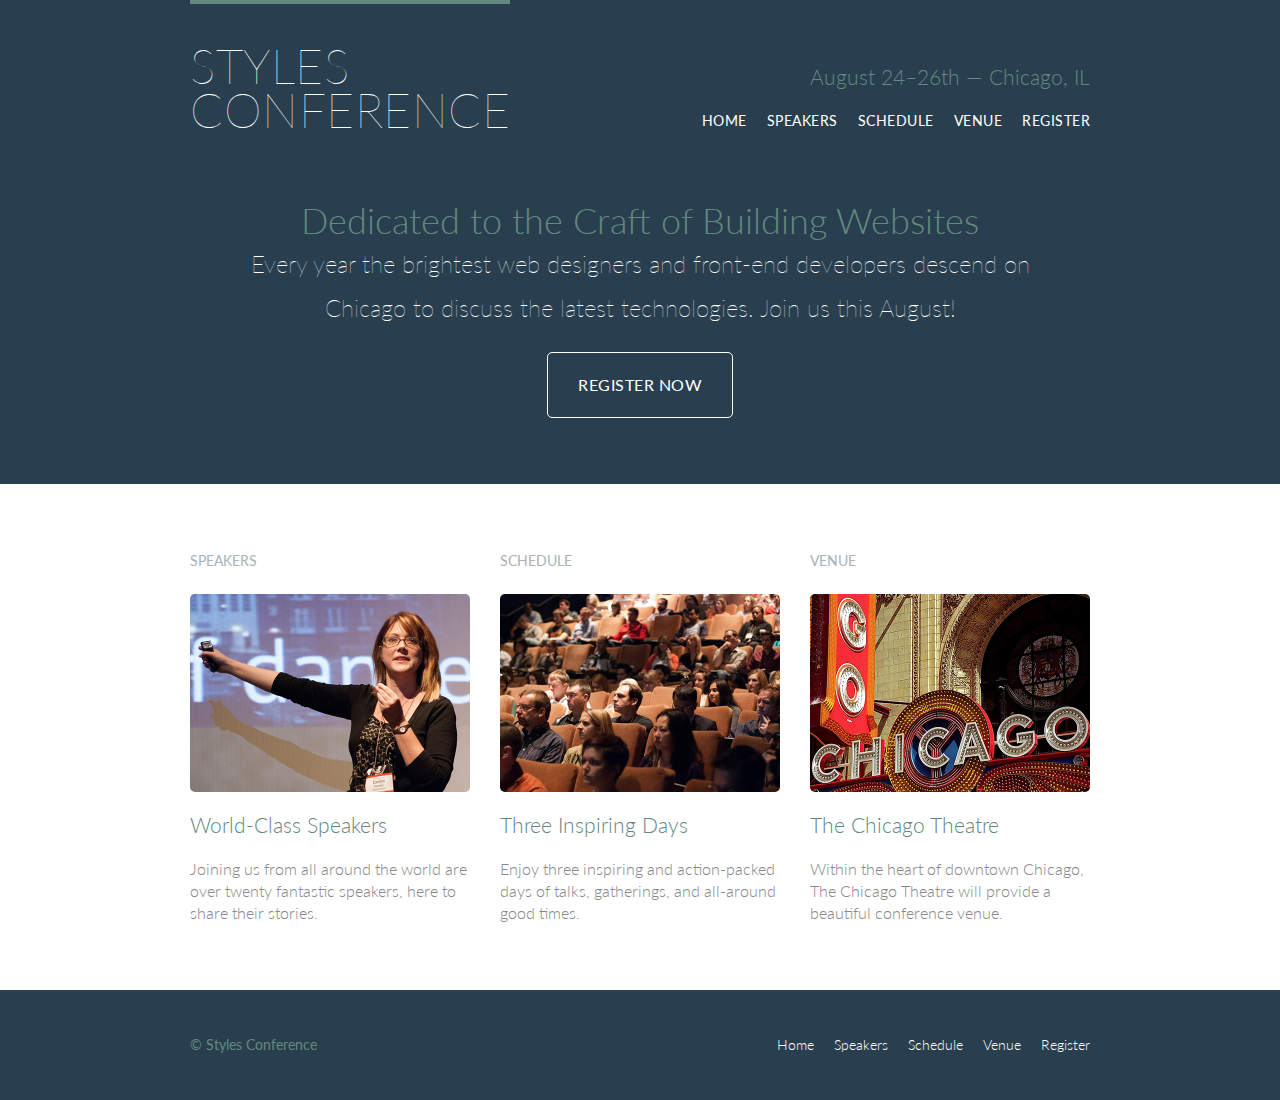
<file: index.html>
<!DOCTYPE html>
<html lang="en">

  <head>
    <meta charset="utf-8">
          <meta name="viewport" content="width-device-width" initial-scale="1.0">
          <title>Style Conference</title>
          <link rel="stylesheet" href="style.css" type="text/css" />  
          <link rel="preconnect" href="https://fonts.googleapis.com">
    <link rel="preconnect" href="https://fonts.gstatic.com" crossorigin>
    <link href="https://fonts.googleapis.com/css2?family=Lato:ital,wght@0,100;0,300;0,400;0,700;0,900;1,100;1,300;1,400;1,700;1,900&display=swap" rel="stylesheet">
  </head>
 <body>
    <!-- Header -->

    <header class="primary-header container group">

      <h1 class="logo">
        <a href="index.html">Styles <br> Conference</a>
      </h1>

      <h3 class="tagline">August 24&ndash;26th &mdash; Chicago, IL</h3>

      <nav class="nav primary-nav">
        <ul>
          <li><a href="index.html">Home</a></li><!--
          --><li><a href="speakers.html">Speakers</a></li><!--
          --><li><a href="schedule.html">Schedule</a></li><!--
          --><li><a href="venue.html">Venue</a></li><!--
          --><li><a href="register.html">Register</a></li>
        </ul>
      </nav>

    </header>

    <!-- Hero -->

    <section class="hero container">

      <h2>Dedicated to the Craft of Building Websites</h2>

      <p>Every year the brightest web designers and front-end developers descend on Chicago to discuss the latest technologies. Join us this August!</p>

      <a class="btn btn-alt" href="register.html">Register Now</a>

    </section>

    <!-- Teasers -->

    <section class="row">
      <div class="grid">

        <!-- Speakers -->

        <section class="teaser col-1-3">
          <a href="speakers.html">
            <h5>Speakers</h5>
            <img src="speakers.jpg" alt="professional Speaker" />
            <h3>World-Class Speakers</h3>
          </a>
          <p>Joining us from all around the world are over twenty fantastic speakers, here to share their stories.</p>
        </section><!--

        Schedule

        --><section class="teaser col-1-3">
          <a href="schedule.html">
            <h5>Schedule</h5>
            <img src="schedule.jpg" alt="schedule" />
            <h3>Three Inspiring Days</h3>
          </a>
          <p>Enjoy three inspiring and action-packed days of talks, gatherings, and all-around good times.</p>
        </section><!--

        Venue

        --><section class="teaser col-1-3">
          <a href="venue.html">
            <h5>Venue</h5>
            <img src="venue.jpg" alt="venue" />
            <h3>The Chicago Theatre</h3>
          </a>
          <p>Within the heart of downtown Chicago, The Chicago Theatre will provide a beautiful conference venue.</p>
        </section>

      </div>
    </section>

    <!-- Footer -->

    <footer class="primary-footer container group">

      <small>&copy; Styles Conference</small>

      <nav class="nav">
        <ul>
          <li><a href="index.html">Home</a></li><!--
          --><li><a href="speakers.html">Speakers</a></li><!--
          --><li><a href="schedule.html">Schedule</a></li><!--
          --><li><a href="venue.html">Venue</a></li><!--
          --><li><a href="register.html">Register</a></li>
        </ul>
      </nav>

    </footer>

  </body>
</html>
</file>
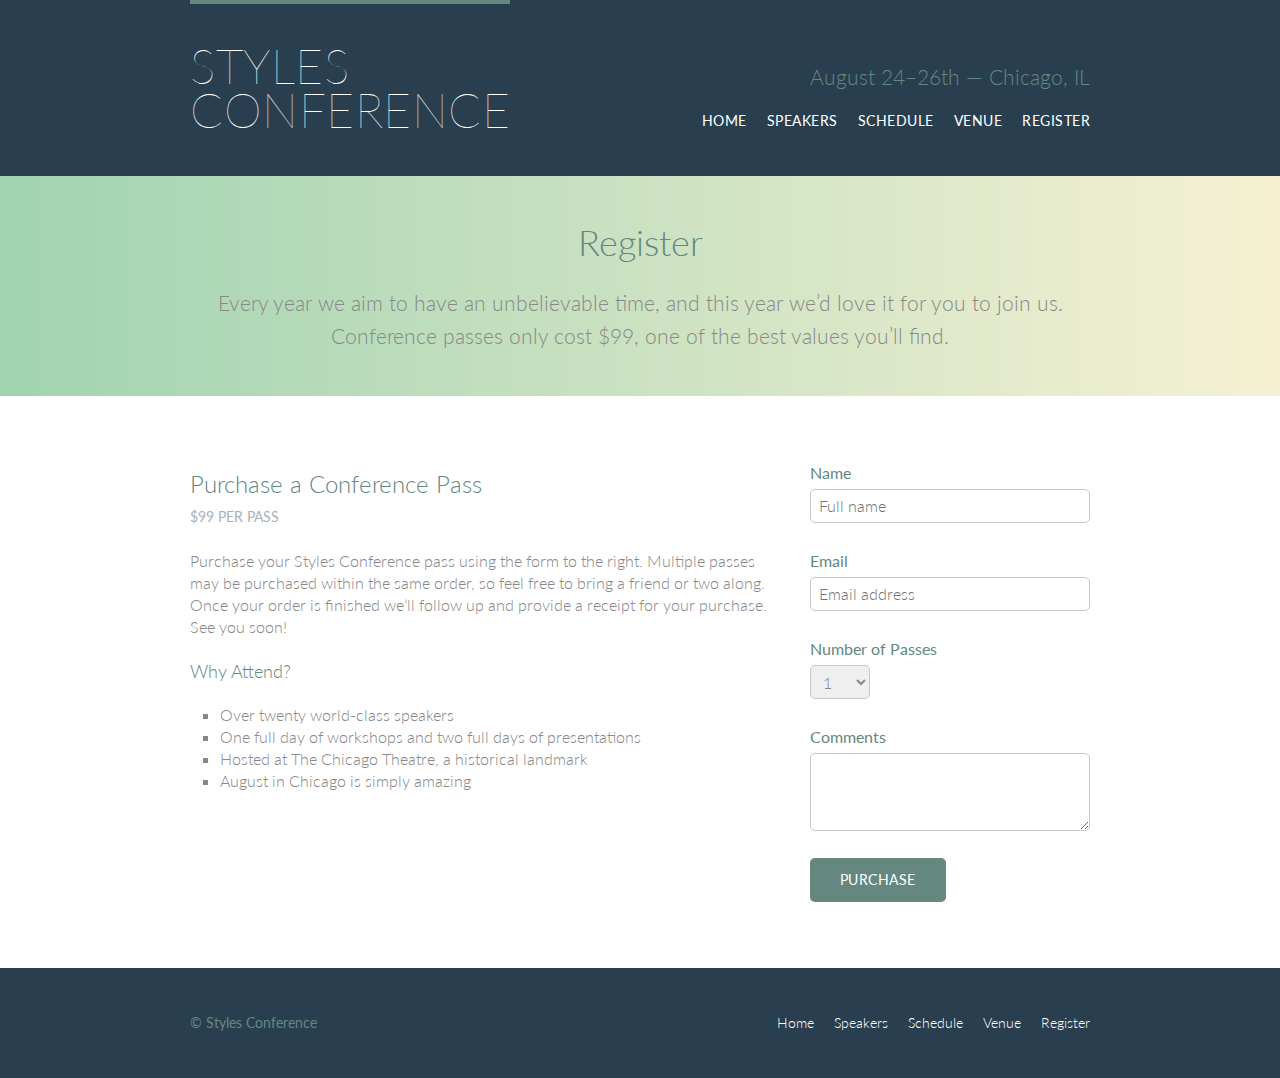
<file: register.html>
<!DOCTYPE html>
<html lang="en">

  <head>
    <meta charset="utf-8">
          <meta name="viewport" content="width-device-width" initial-scale="1.0">
          <title>Style Conference</title>
          <link rel="stylesheet" href="style.css" type="text/css" />  
          <link rel="preconnect" href="https://fonts.googleapis.com">
    <link rel="preconnect" href="https://fonts.gstatic.com" crossorigin>
    <link href="https://fonts.googleapis.com/css2?family=Lato:ital,wght@0,100;0,300;0,400;0,700;0,900;1,100;1,300;1,400;1,700;1,900&display=swap" rel="stylesheet">
  </head>

<body>

    <!-- Header -->

    <header class="primary-header container group">

      <h1 class="logo">
        <a href="index.html">Styles <br> Conference</a>
      </h1>

      <h3 class="tagline">August 24&ndash;26th &mdash; Chicago, IL</h3>

      <nav class="nav primary-nav">
        <ul>
          <li><a href="index.html">Home</a></li><!--
          --><li><a href="speakers.html">Speakers</a></li><!--
          --><li><a href="schedule.html">Schedule</a></li><!--
          --><li><a href="venue.html">Venue</a></li><!--
          --><li><a href="register.html">Register</a></li>
        </ul>
      </nav>

    </header>

    <!-- Lead -->

    <section class="row-alt">
      <div class="lead container">

        <h1>Register</h1>

        <p>Every year we aim to have an unbelievable time, and this year we&#8217;d love it for you to join us. Conference passes only cost $99, one of the best values you&#8217;ll find.</p>

      </div>
    </section>
  <section class="row">
     <div class="grid">
        <section class="col-2-3">
          <h2>Purchase a Conference Pass</h2>
          <h5>$99 per Pass</h5>

          <p>Purchase your Styles Conference pass using the form to the right. Multiple passes may be purchased within the same order, so feel free to bring a friend or two along. Once your order is finished we&#8217;ll follow up and provide a receipt for your purchase. See you soon!</p>

          <h4>Why Attend?</h4>

          <ul class="why-attend">
          <li>Over twenty world-class speakers</li>
            <li>One full day of workshops and two full days of presentations</li>
            <li>Hosted at The Chicago Theatre, a historical landmark</li>
            <li>August in Chicago is simply amazing</li>
          </ul>
        
        </section><!--
        --><form class="col-1-3" action="#" method="post">

             <fieldset class="register-group">

              <label>
                Name
                <input type="text" name="name" 
                placeholder="Full name" required>
              </label>

              <label>
                Email
                <input type="email"  name="email"                         placeholder="Email address" required>
              </label>

              <label>
                Number of Passes
                <select name="quantity" required>
                  <option value="1" selected>1</option>
                  <option value="2">2</option>
                  <option value="3">3</option>
                  <option value="4">4</option>
                  <option value="5">5</option>
                </select>
              </label>

              <label>
                Comments
                <textarea name="comments"></textarea>
              </label>

             </fieldset>

              <input class="btn btn-default"                            type="submit" name="submit"                               value="Purchase">

            </form>
     </div>
  </section>    
  
    <!-- Footer -->

    <footer class="primary-footer container group">

      <small>&copy; Styles Conference</small>

      <nav class="nav">
        <ul>
          <li><a href="index.html">Home</a></li><!--
          --><li><a href="speakers.html">Speakers</a></li><!--
          --><li><a href="schedule.html">Schedule</a></li><!--
          --><li><a href="venue.html">Venue</a></li><!--
          --><li><a href="register.html">Register</a></li>
        </ul>
      </nav>

    </footer>

  </body>
</html>
</file>
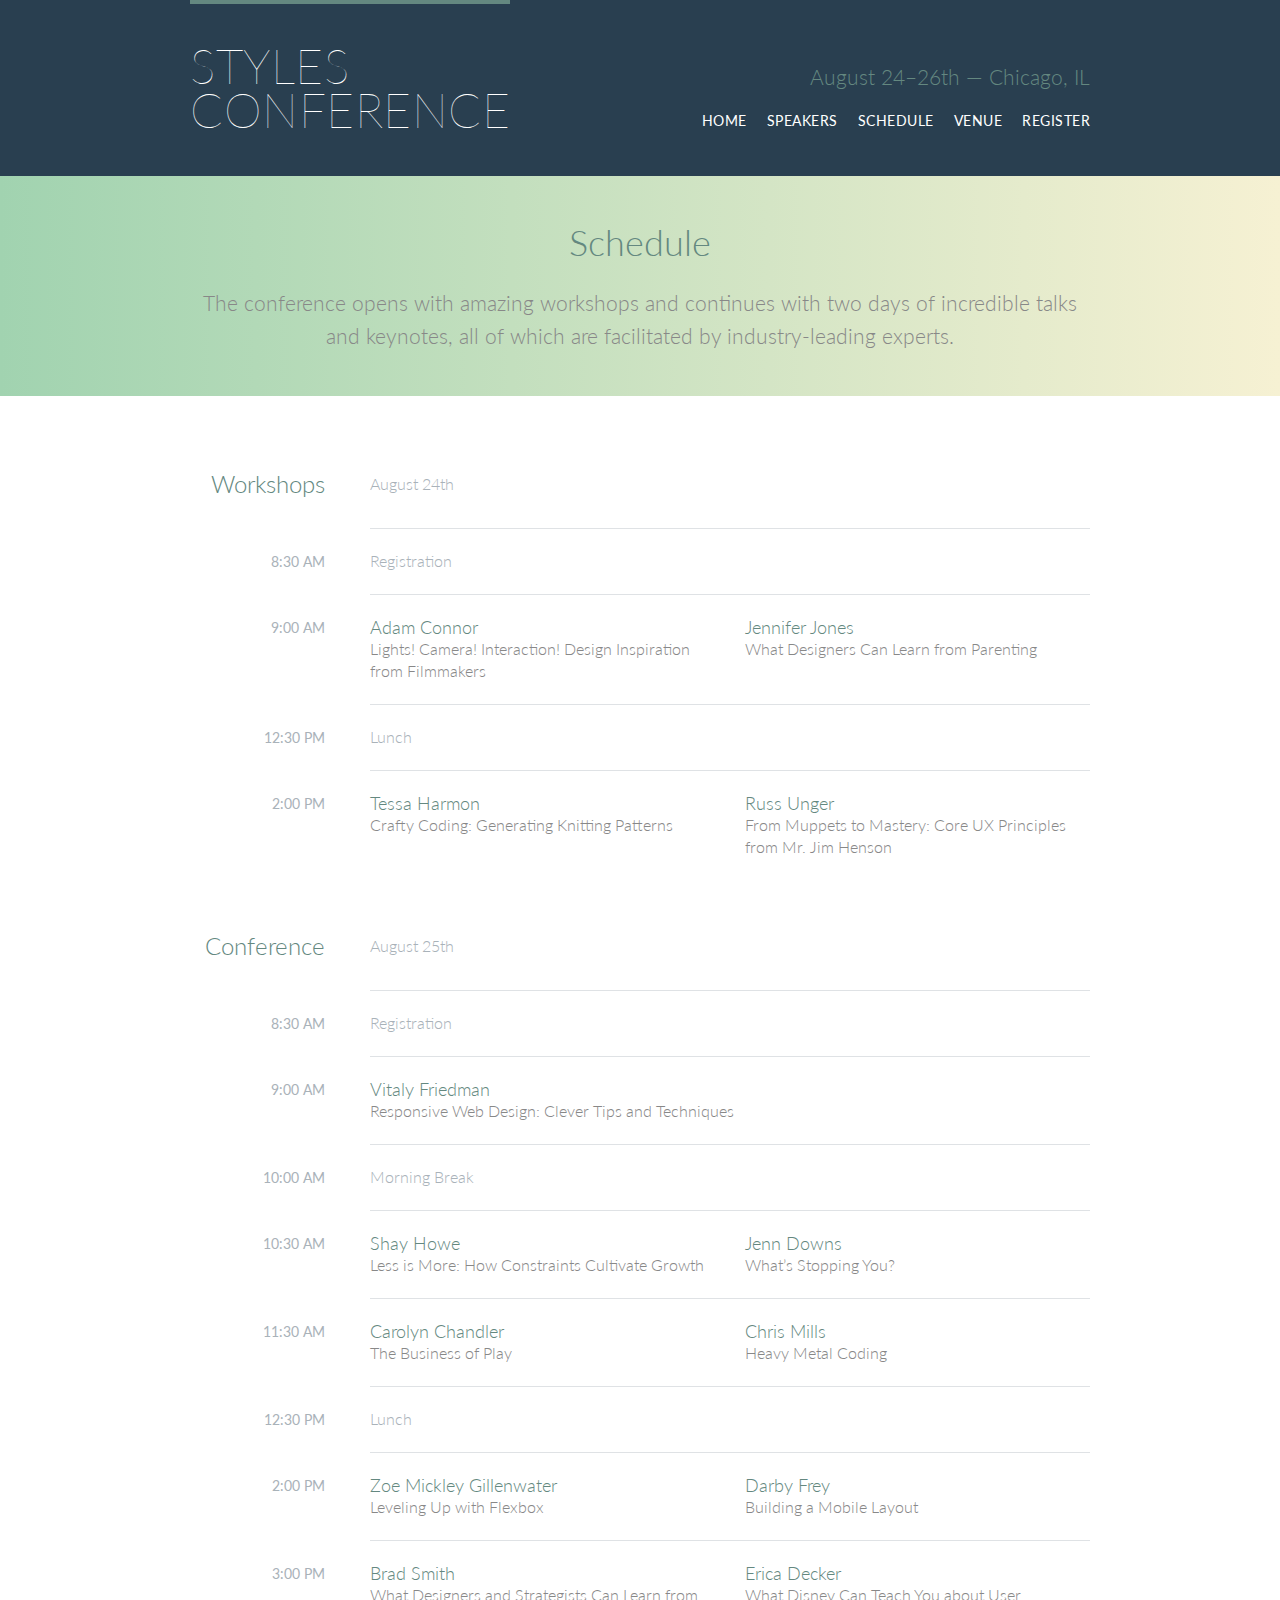
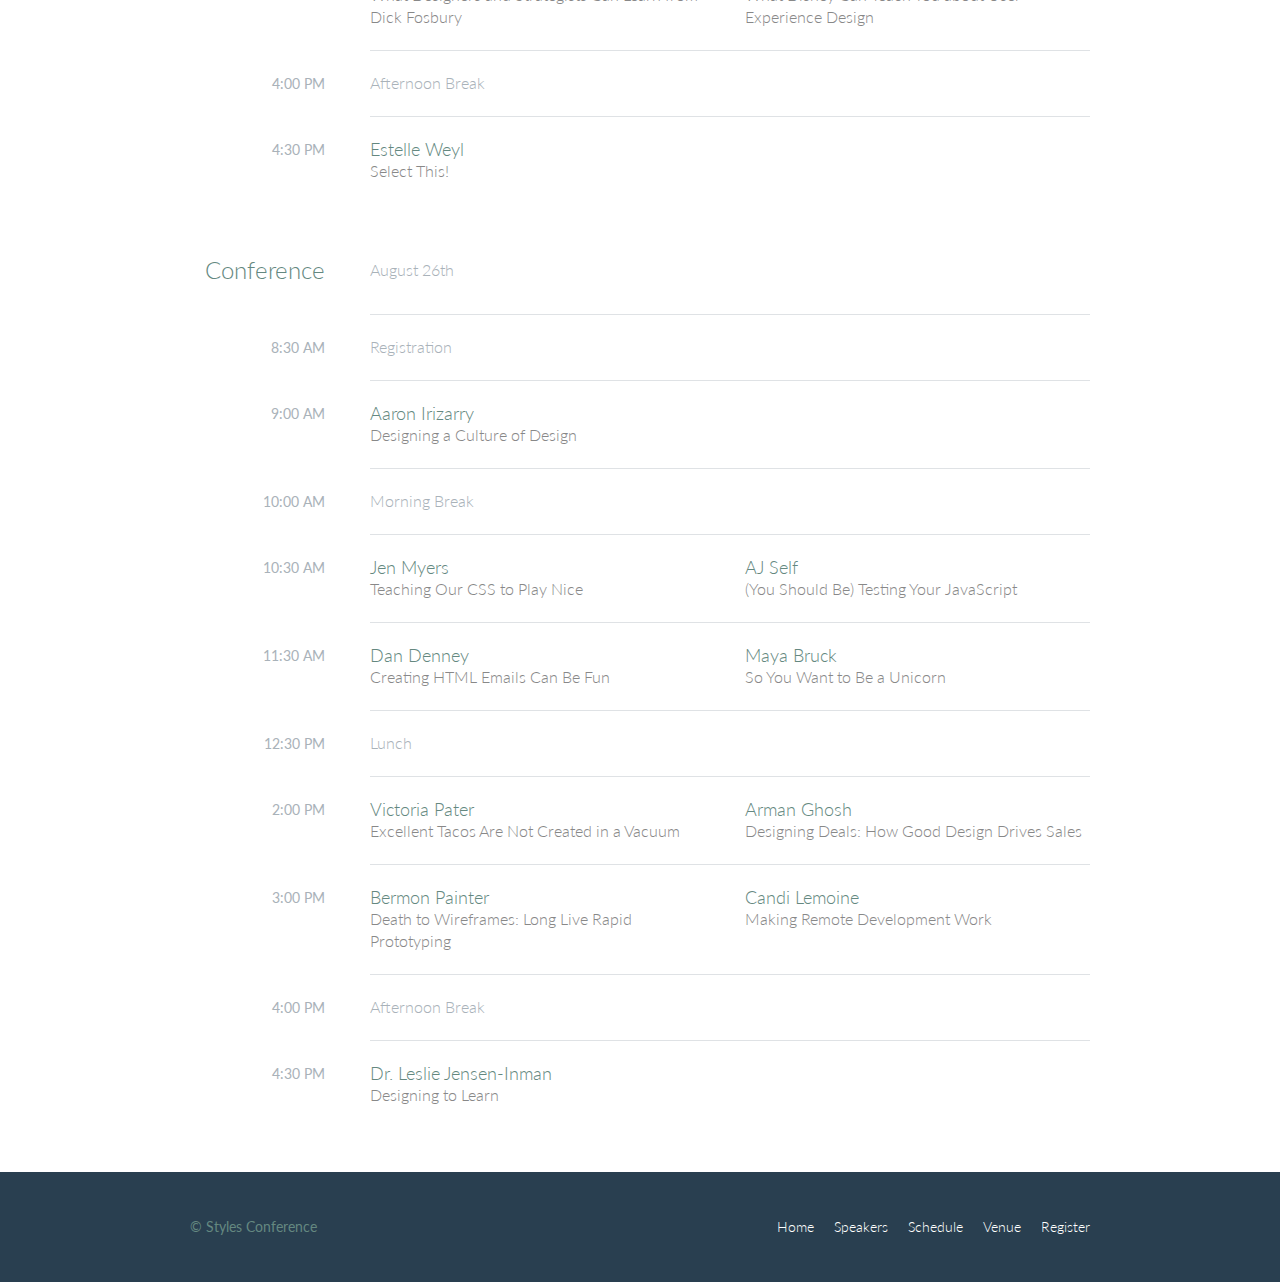
<file: schedule.html>
<!DOCTYPE html>
<html lang="en">

  <head>
    <meta charset="utf-8">
          <meta name="viewport" content="width-device-width" initial-scale="1.0">
          <title>Style Conference</title>
          <link rel="stylesheet" href="style.css" type="text/css" />  
          <link rel="preconnect" href="https://fonts.googleapis.com">
    <link rel="preconnect" href="https://fonts.gstatic.com" crossorigin>
    <link href="https://fonts.googleapis.com/css2?family=Lato:ital,wght@0,100;0,300;0,400;0,700;0,900;1,100;1,300;1,400;1,700;1,900&display=swap" rel="stylesheet">
  </head>

  <body>

      <!-- Header -->

      <header class="primary-header container group">

        <h1 class="logo">
          <a href="index.html">Styles <br> Conference</a>
        </h1>

        <h3 class="tagline">August 24&ndash;26th &mdash; Chicago, IL</h3>

        <nav class="nav primary-nav">
          <ul>
            <li><a href="index.html">Home</a></li><!--
            --><li><a href="speakers.html">Speakers</a></li><!--
            --><li><a href="schedule.html">Schedule</a></li><!--
            --><li><a href="venue.html">Venue</a></li><!--
            --><li><a href="register.html">Register</a></li>
          </ul>
        </nav>

      </header>

      <!-- Lead -->

      <section class="row-alt">
        <div class="lead container">

          <h1>Schedule</h1>

          <p>The conference opens with amazing workshops and continues with two days of incredible talks and keynotes, all of which are facilitated by industry-leading experts.</p>

        </div>
      </section>

    

        <!-- Main content -->

        <section class="row">
          <div class="container">

            <!-- Workshops -->

            <table>
              <thead>
                <tr>
                  <th scope="row">
                    Workshops
                  </th>
                  <td class="schedule-offset" colspan="2">
                    August 24th
                  </td>
                </tr>
              </thead>
              <tbody>
                <tr>
                  <th scope="row">
                    <time datetime="08:30:00">8:30 AM</time>
                  </th>
                  <td class="schedule-offset" colspan="2">
                    Registration
                  </td>
                </tr>
                <tr>
                  <th scope="row">
                    <time datetime="09:00:00">9:00 AM</time>
                  </th>
                  <td>
                    <a href="speakers.html#adam-connor">
                      <h4>Adam Connor</h4>
                      Lights! Camera! Interaction! Design Inspiration from Filmmakers
                    </a>
                  </td>
                  <td>
                    <a href="speakers.html#jennifer-jones">
                      <h4>Jennifer Jones</h4>
                      What Designers Can Learn from Parenting
                    </a>
                  </td>
                </tr>
                <tr>
                  <th scope="row">
                    <time datetime="12:30:00">12:30 PM</time>
                  </th>
                  <td class="schedule-offset" colspan="2">
                    Lunch
                  </td>
                </tr>
                <tr>
                  <th scope="row">
                    <time datetime="14:00">2:00 PM</time>
                  </th>
                  <td>
                    <a href="speakers.html#tessa-harmon">
                      <h4>Tessa Harmon</h4>
                      Crafty Coding: Generating Knitting Patterns
                    </a>
                  </td>
                  <td>
                    <a href="speakers.html#russ-unger">
                      <h4>Russ Unger</h4>
                      From Muppets to Mastery: Core UX Principles from Mr. Jim Henson
                    </a>
                  </td>
                </tr>
              </tbody>
            </table>

            <!-- Conference -->

            <table>
              <thead>
                <tr>
                  <th scope="row">
                    Conference
                  </th>
                  <td class="schedule-offset" colspan="2">
                    August 25th
                  </td>
                </tr>
              </thead>
              <tbody>
                <tr>
                  <th scope="row">
                    <time datetime="08:30:00">8:30 AM</time>
                  </th>
                  <td class="schedule-offset" colspan="2">
                    Registration
                  </td>
                </tr>
                <tr>
                  <th scope="row">
                    <time datetime="09:00:00">9:00 AM</time>
                  </th>
                  <td colspan="2">
                    <a href="speakers.html#vitaly-friedman">
                      <h4>Vitaly Friedman</h4>
                      Responsive Web Design: Clever Tips and Techniques
                    </a>
                  </td>
                </tr>
                <tr>
                  <th scope="row">
                    <time datetime="10:00:00">10:00 AM</time>
                  </th>
                  <td class="schedule-offset" colspan="2">
                    Morning Break
                  </td>
                </tr>
                <tr>
                  <th scope="row">
                    <time datetime="10:30:00">10:30 AM</time>
                  </th>
                  <td>
                    <a href="speakers.html#shay-howe">
                      <h4>Shay Howe</h4>
                      Less is More: How Constraints Cultivate Growth
                    </a>
                  </td>
                  <td>
                    <a href="speakers.html#jenn-downs">
                      <h4>Jenn Downs</h4>
                      What&#8217;s Stopping You?
                    </a>
                  </td>
                </tr>
                <tr>
                  <th scope="row">
                    <time datetime="11:30:00">11:30 AM</time>
                  </th>
                  <td>
                    <a href="speakers.html#carolyn-chandler">
                      <h4>Carolyn Chandler</h4>
                      The Business of Play
                    </a>
                  </td>
                  <td>
                    <a href="speakers.html#chris-mills">
                      <h4>Chris Mills</h4>
                      Heavy Metal Coding
                    </a>
                  </td>
                </tr>
                <tr>
                  <th scope="row">
                    <time datetime="12:30:00">12:30 PM</time>
                  </th>
                  <td class="schedule-offset" colspan="2">
                    Lunch
                  </td>
                </tr>
                <tr>
                  <th scope="row">
                    <time datetime="14:00">2:00 PM</time>
                  </th>
                  <td>
                    <a href="speakers.html#zoe-mickley-gillenwater">
                      <h4>Zoe Mickley Gillenwater</h4>
                      Leveling Up with Flexbox
                    </a>
                  </td>
                  <td>
                    <a href="speakers.html#darby-frey">
                      <h4>Darby Frey</h4>
                      Building a Mobile Layout
                    </a>
                  </td>
                </tr>
                <tr>
                  <th scope="row">
                    <time datetime="15:00:00">3:00 PM</time>
                  </th>
                  <td>
                    <a href="speakers.html#brad-smith">
                      <h4>Brad Smith</h4>
                      What Designers and Strategists Can Learn from Dick Fosbury
                    </a>
                  </td>
                  <td>
                    <a href="speakers.html#erica-decker">
                      <h4>Erica Decker</h4>
                      What Disney Can Teach You about User Experience Design
                    </a>
                  </td>
                </tr>
                <tr>
                  <th scope="row">
                    <time datetime="16:00:00">4:00 PM</time>
                  </th>
                  <td class="schedule-offset" colspan="2">
                    Afternoon Break
                  </td>
                </tr>
                <tr>
                  <th scope="row">
                    <time datetime="16:30:00">4:30 PM</time>
                  </th>
                  <td colspan="2">
                    <a href="speakers.html#estelle-weyl">
                      <h4>Estelle Weyl</h4>
                      Select This!
                    </a>
                  </td>
                </tr>
              </tbody>
            </table>

            <!-- Conference -->

            <table>
              <thead>
                <tr>
                  <th scope="row">
                    Conference
                  </th>
                  <td class="schedule-offset" colspan="2">
                    August 26th
                  </td>
                </tr>
              </thead>
              <tbody>
                <tr>
                  <th scope="row">
                    <time datetime="08:30:00">8:30 AM</time>
                  </th>
                  <td class="schedule-offset" colspan="2">
                    Registration
                  </td>
                </tr>
                <tr>
                  <th scope="row">
                    <time datetime="09:00:00">9:00 AM</time>
                  </th>
                  <td colspan="2">
                    <a href="speakers.html#aaron-irizarry">
                      <h4>Aaron Irizarry</h4>
                      Designing a Culture of Design
                    </a>
                  </td>
                </tr>
                <tr>
                  <th scope="row">
                    <time datetime="10:00:00">10:00 AM</time>
                  </th>
                  <td class="schedule-offset" colspan="2">
                    Morning Break
                  </td>
                </tr>
                <tr>
                  <th scope="row">
                    <time datetime="10:30:00">10:30 AM</time>
                  </th>
                  <td>
                    <a href="speakers.html#jen-myers">
                      <h4>Jen Myers</h4>
                      Teaching Our CSS to Play Nice
                    </a>
                  </td>
                  <td>
                    <a href="speakers.html#aj-self">
                      <h4>AJ Self</h4>
                      (You Should Be) Testing Your JavaScript
                    </a>
                  </td>
                </tr>
                <tr>
                  <th scope="row">
                    <time datetime="11:30:00">11:30 AM</time>
                  </th>
                  <td>
                    <a href="speakers.html#dan-denney">
                      <h4>Dan Denney</h4>
                      Creating HTML Emails Can Be Fun
                    </a>
                  </td>
                  <td>
                    <a href="speakers.html#maya-bruck">
                      <h4>Maya Bruck</h4>
                      So You Want to Be a Unicorn
                    </a>
                  </td>
                </tr>
                <tr>
                  <th scope="row">
                    <time datetime="12:30:00">12:30 PM</time>
                  </th>
                  <td class="schedule-offset" colspan="2">
                    Lunch
                  </td>
                </tr>
                <tr>
                  <th scope="row">
                    <time datetime="14:00">2:00 PM</time>
                  </th>
                  <td>
                    <a href="speakers.html#victoria-pater">
                      <h4>Victoria Pater</h4>
                      Excellent Tacos Are Not Created in a Vacuum
                    </a>
                  </td>
                  <td>
                    <a href="speakers.html#arman-ghosh">
                      <h4>Arman Ghosh</h4>
                      Designing Deals: How Good Design Drives Sales
                    </a>
                  </td>
                </tr>
                <tr>
                  <th scope="row">
                    <time datetime="15:00:00">3:00 PM</time>
                  </th>
                  <td>
                    <a href="speakers.html#bermon-painter">
                      <h4>Bermon Painter</h4>
                      Death to Wireframes: Long Live Rapid Prototyping
                    </a>
                  </td>
                  <td>
                    <a href="speakers.html#candi-lemoine">
                      <h4>Candi Lemoine</h4>
                      Making Remote Development Work
                    </a>
                  </td>
                </tr>
                <tr>
                  <th scope="row">
                    <time datetime="16:00:00">4:00 PM</time>
                  </th>
                  <td class="schedule-offset" colspan="2">
                    Afternoon Break
                  </td>
                </tr>
                <tr>
                  <th scope="row">
                    <time datetime="16:30:00">4:30 PM</time>
                  </th>
                  <td colspan="2">
                    <a href="speakers.html#leslie-jensen-inman">
                      <h4>Dr. Leslie Jensen-Inman</h4>
                      Designing to Learn
                    </a>
                  </td>
                </tr>
              </tbody>
            </table>

          </div>
        </section>

        <!-- Footer -->

        <footer class="primary-footer container group">

          <small>&copy; Styles Conference</small>

          <nav class="nav">
            <ul>
              <li><a href="index.html">Home</a></li><!--
              --><li><a href="speakers.html">Speakers</a></li><!--
              --><li><a href="schedule.html">Schedule</a></li><!--
              --><li><a href="venue.html">Venue</a></li><!--
              --><li><a href="register.html">Register</a></li>
            </ul>
          </nav>

        </footer>

      </body>
    </html>
</file>
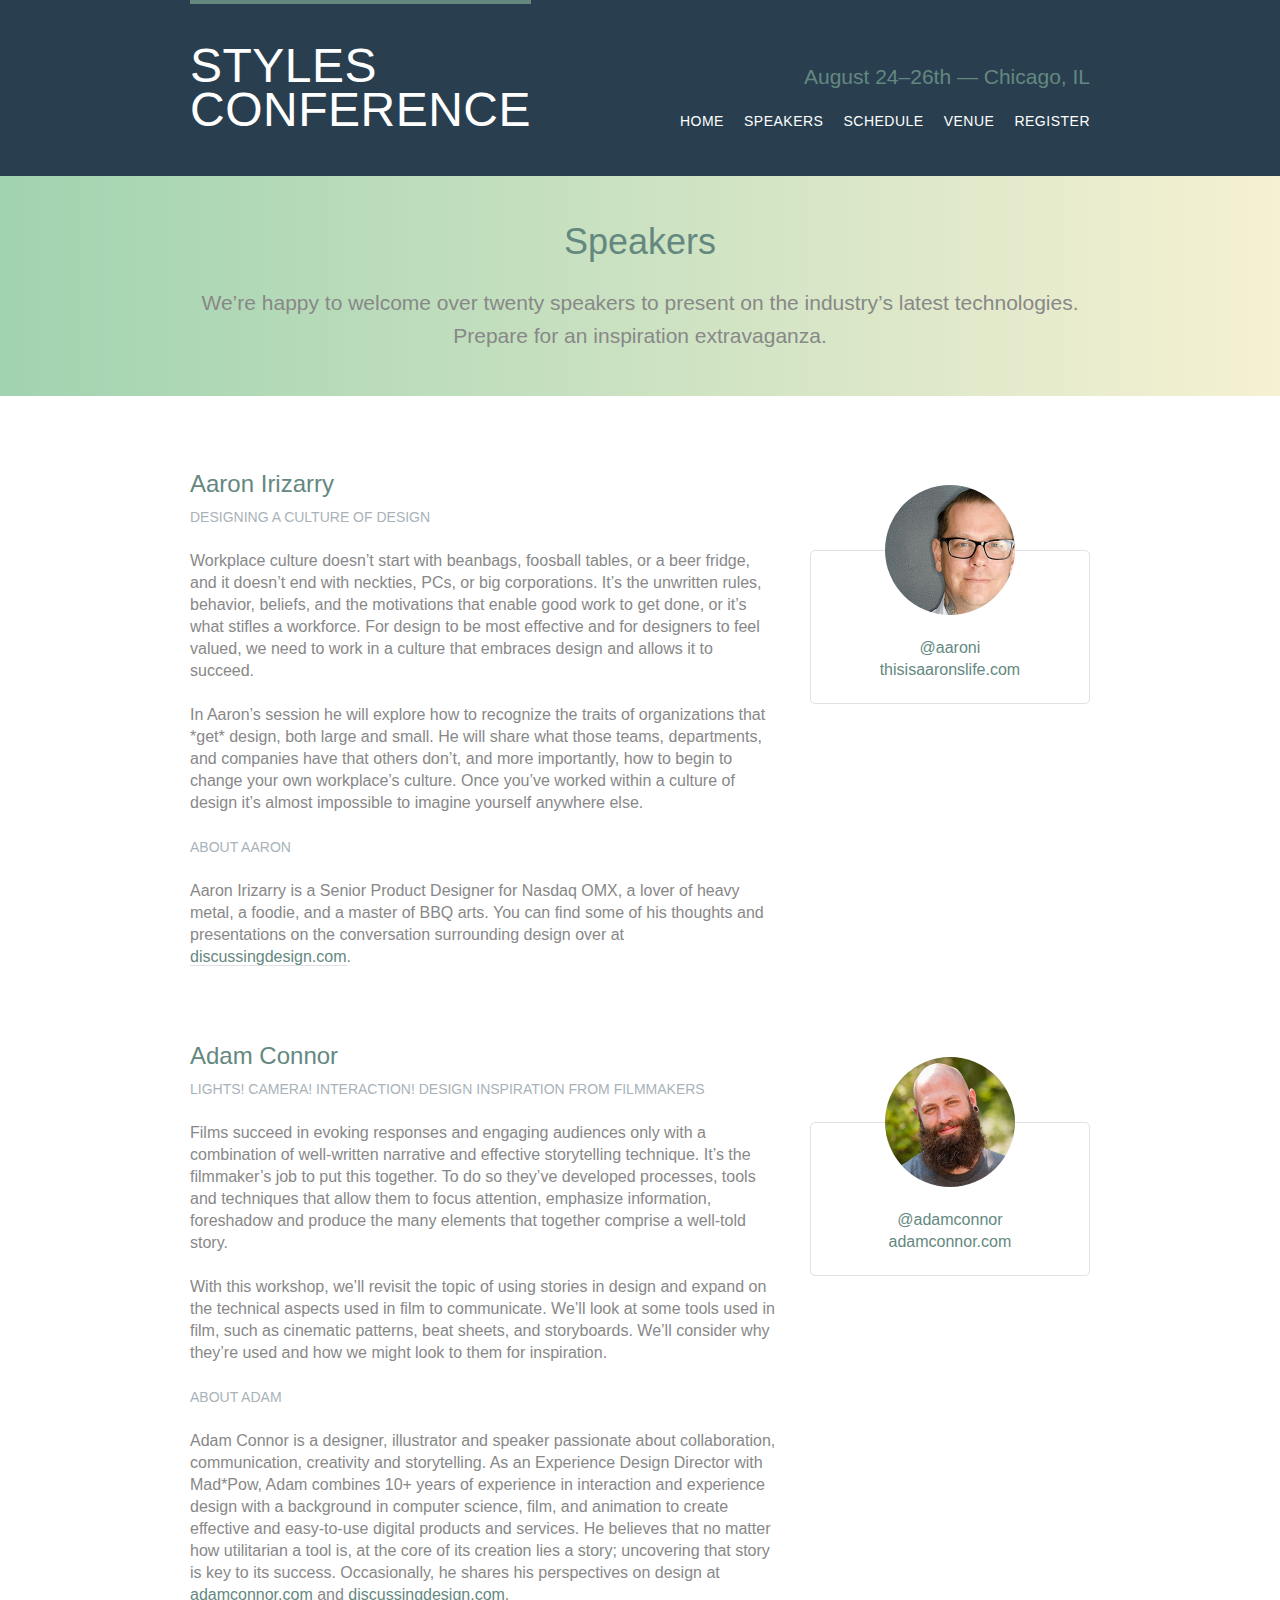
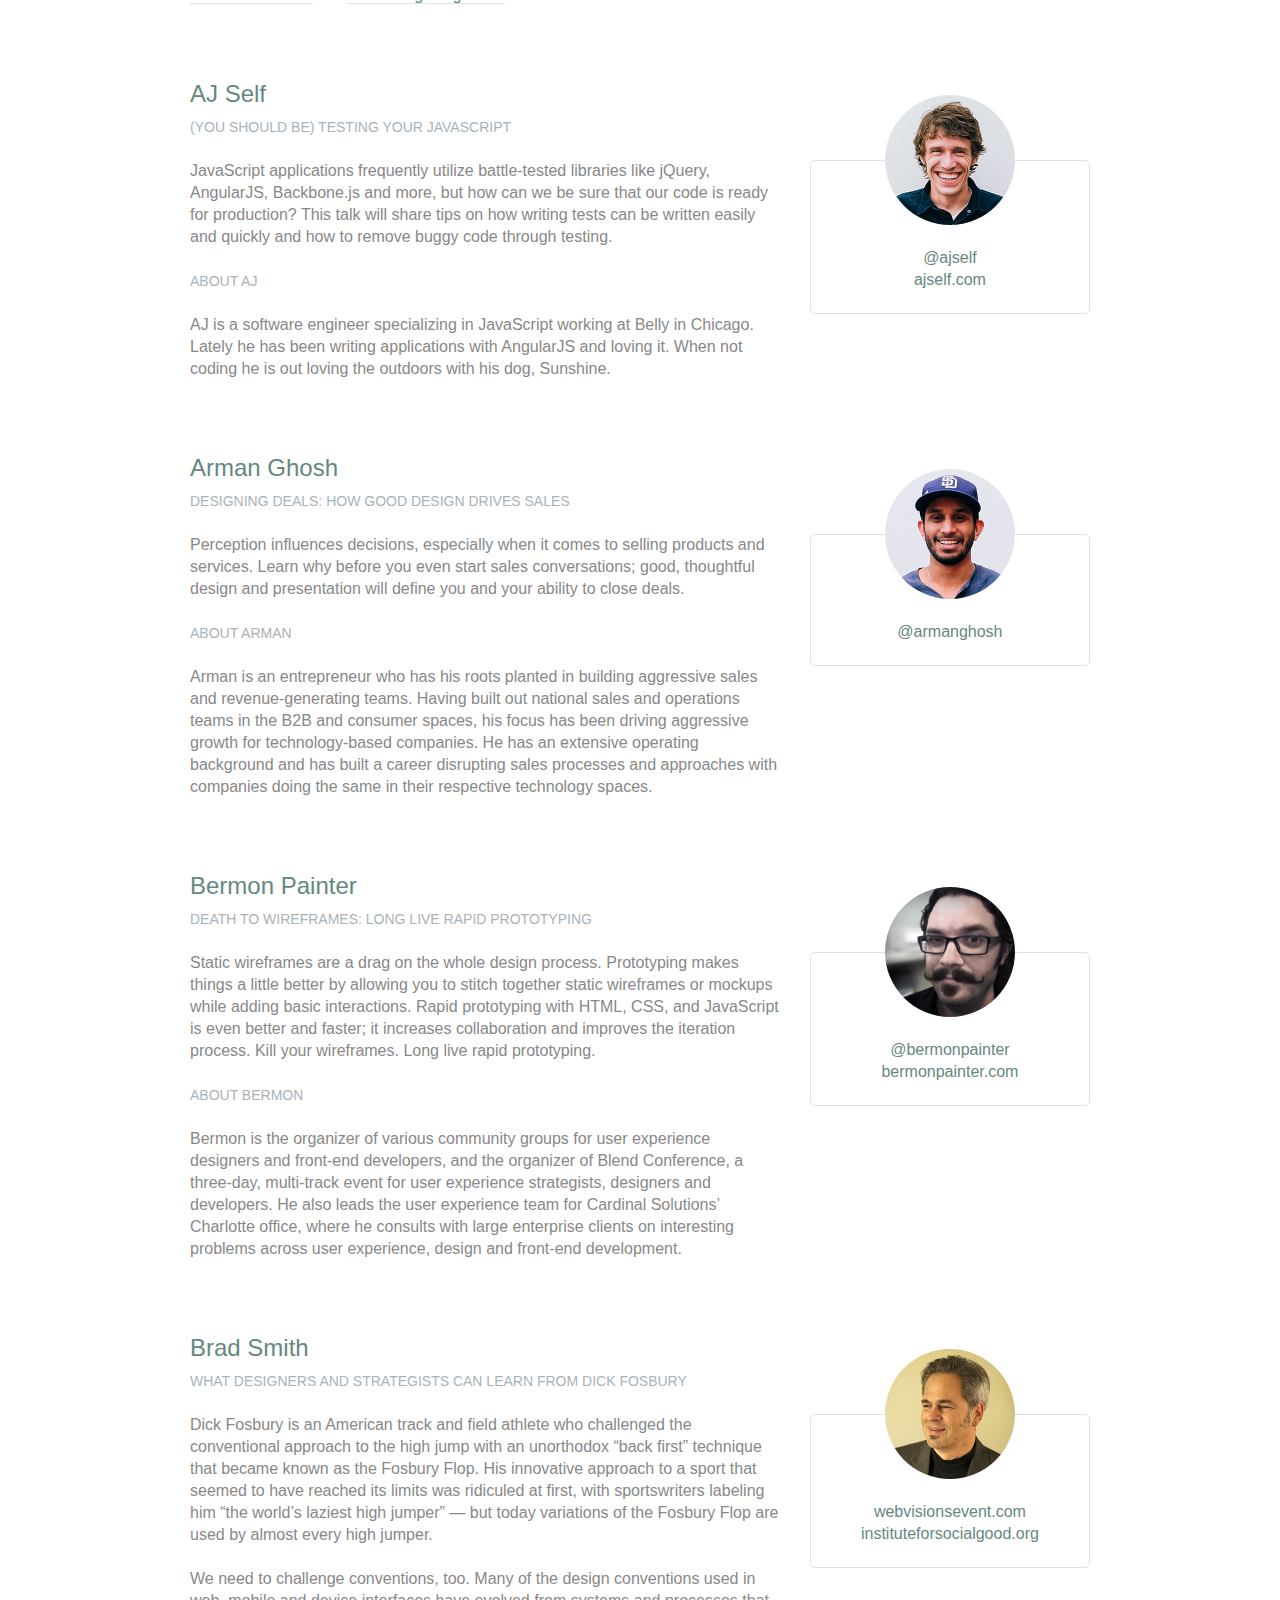
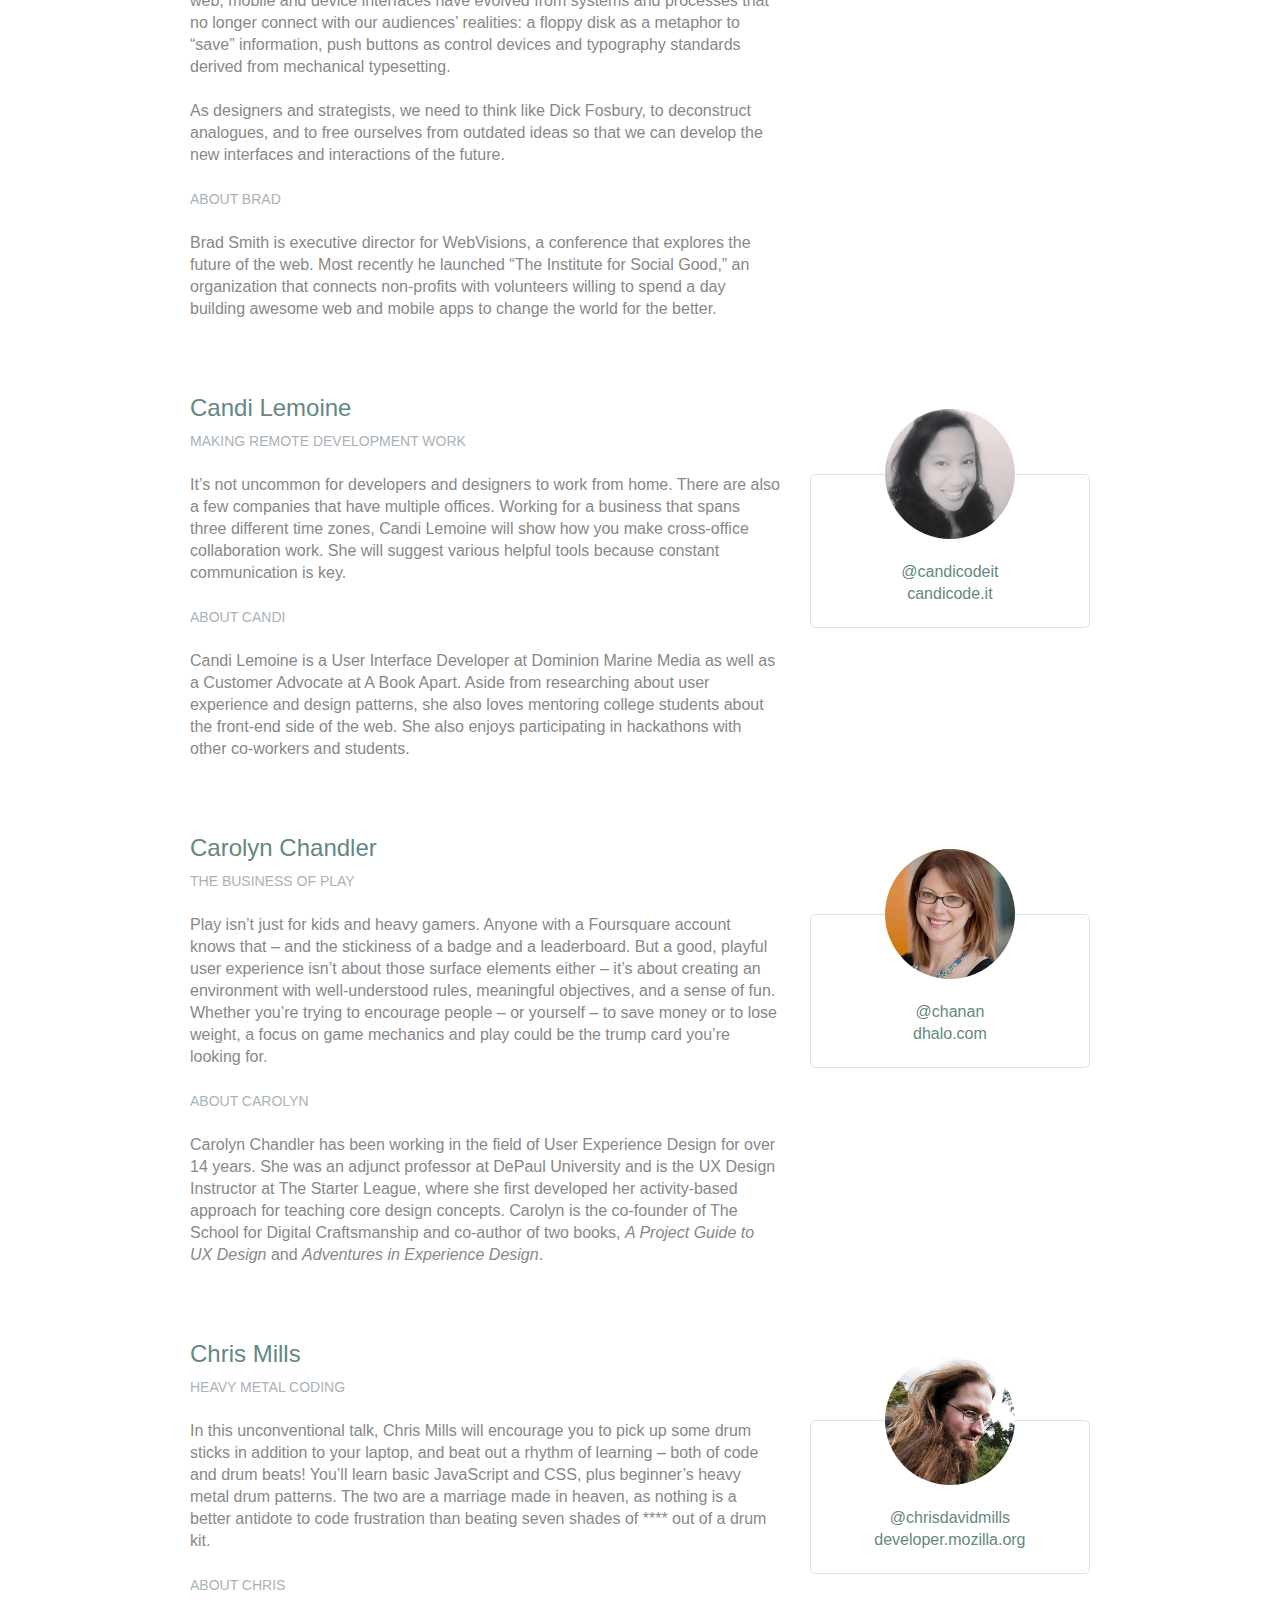
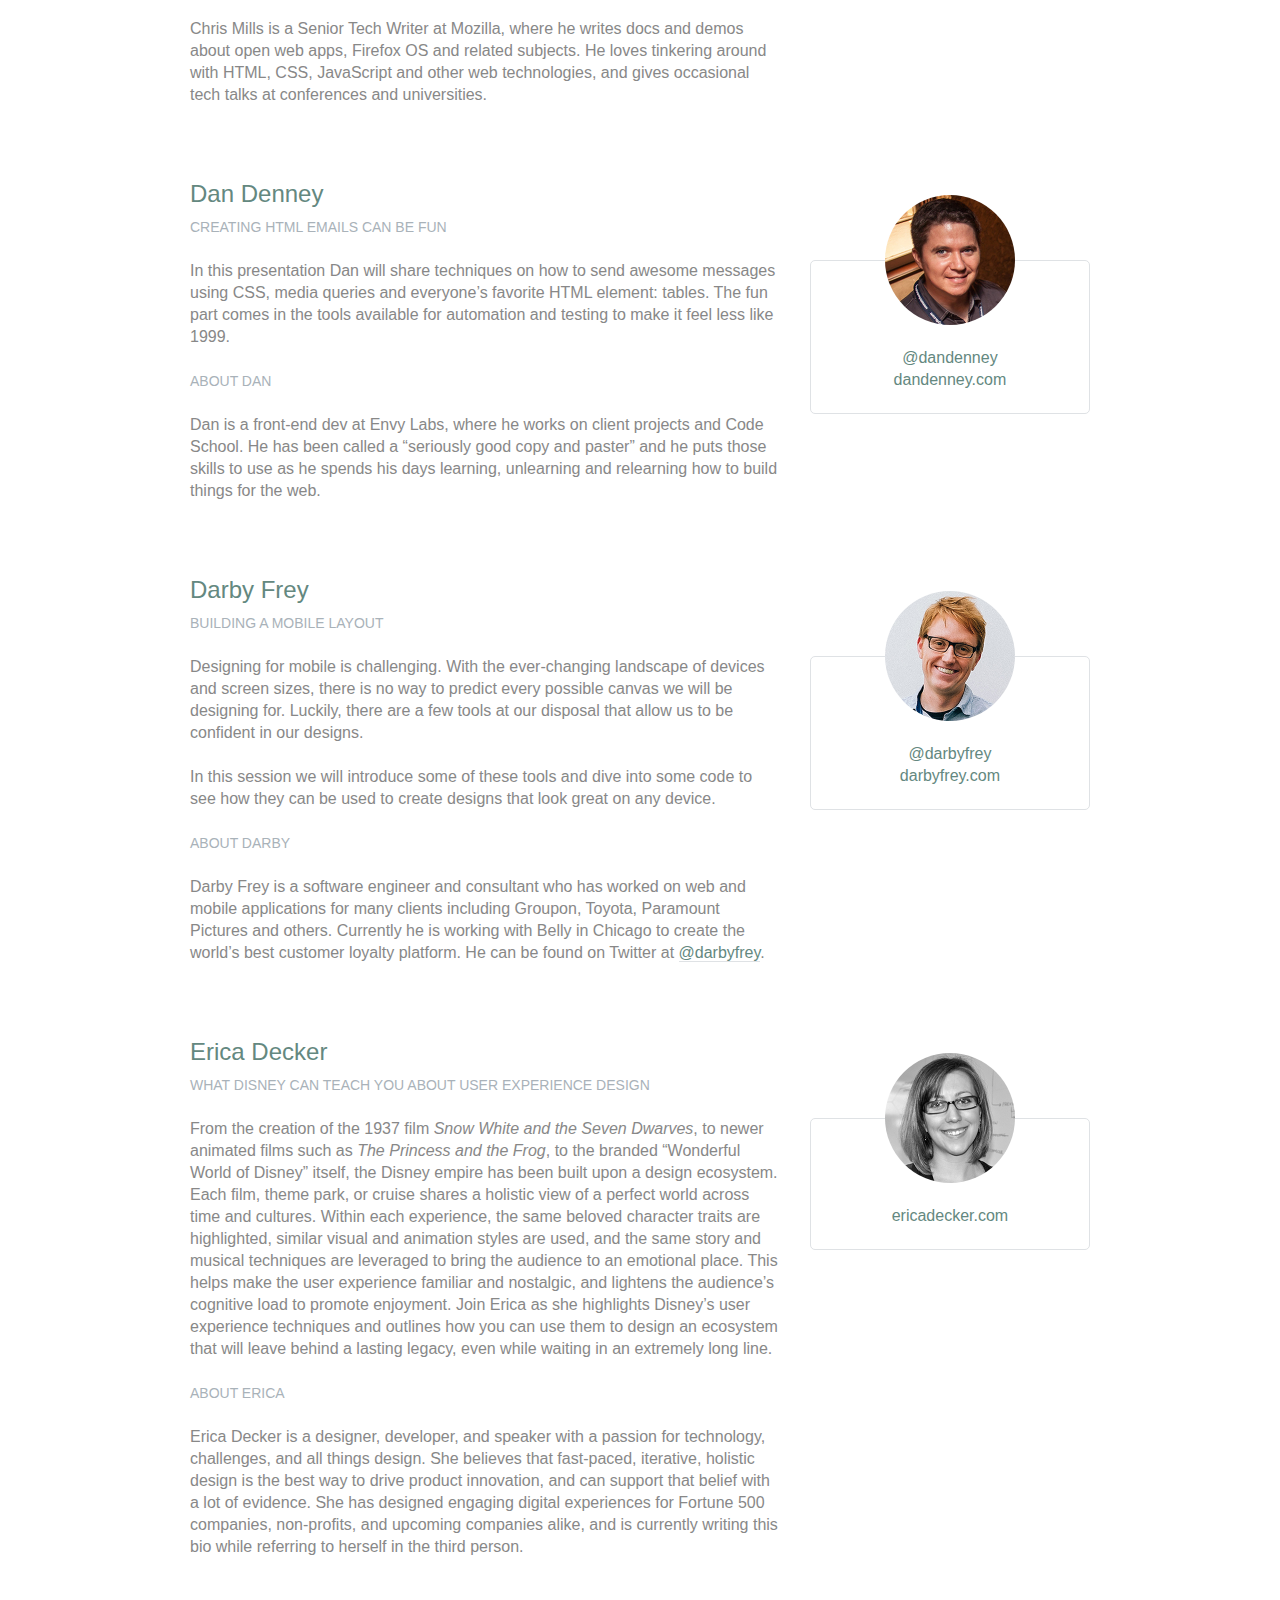
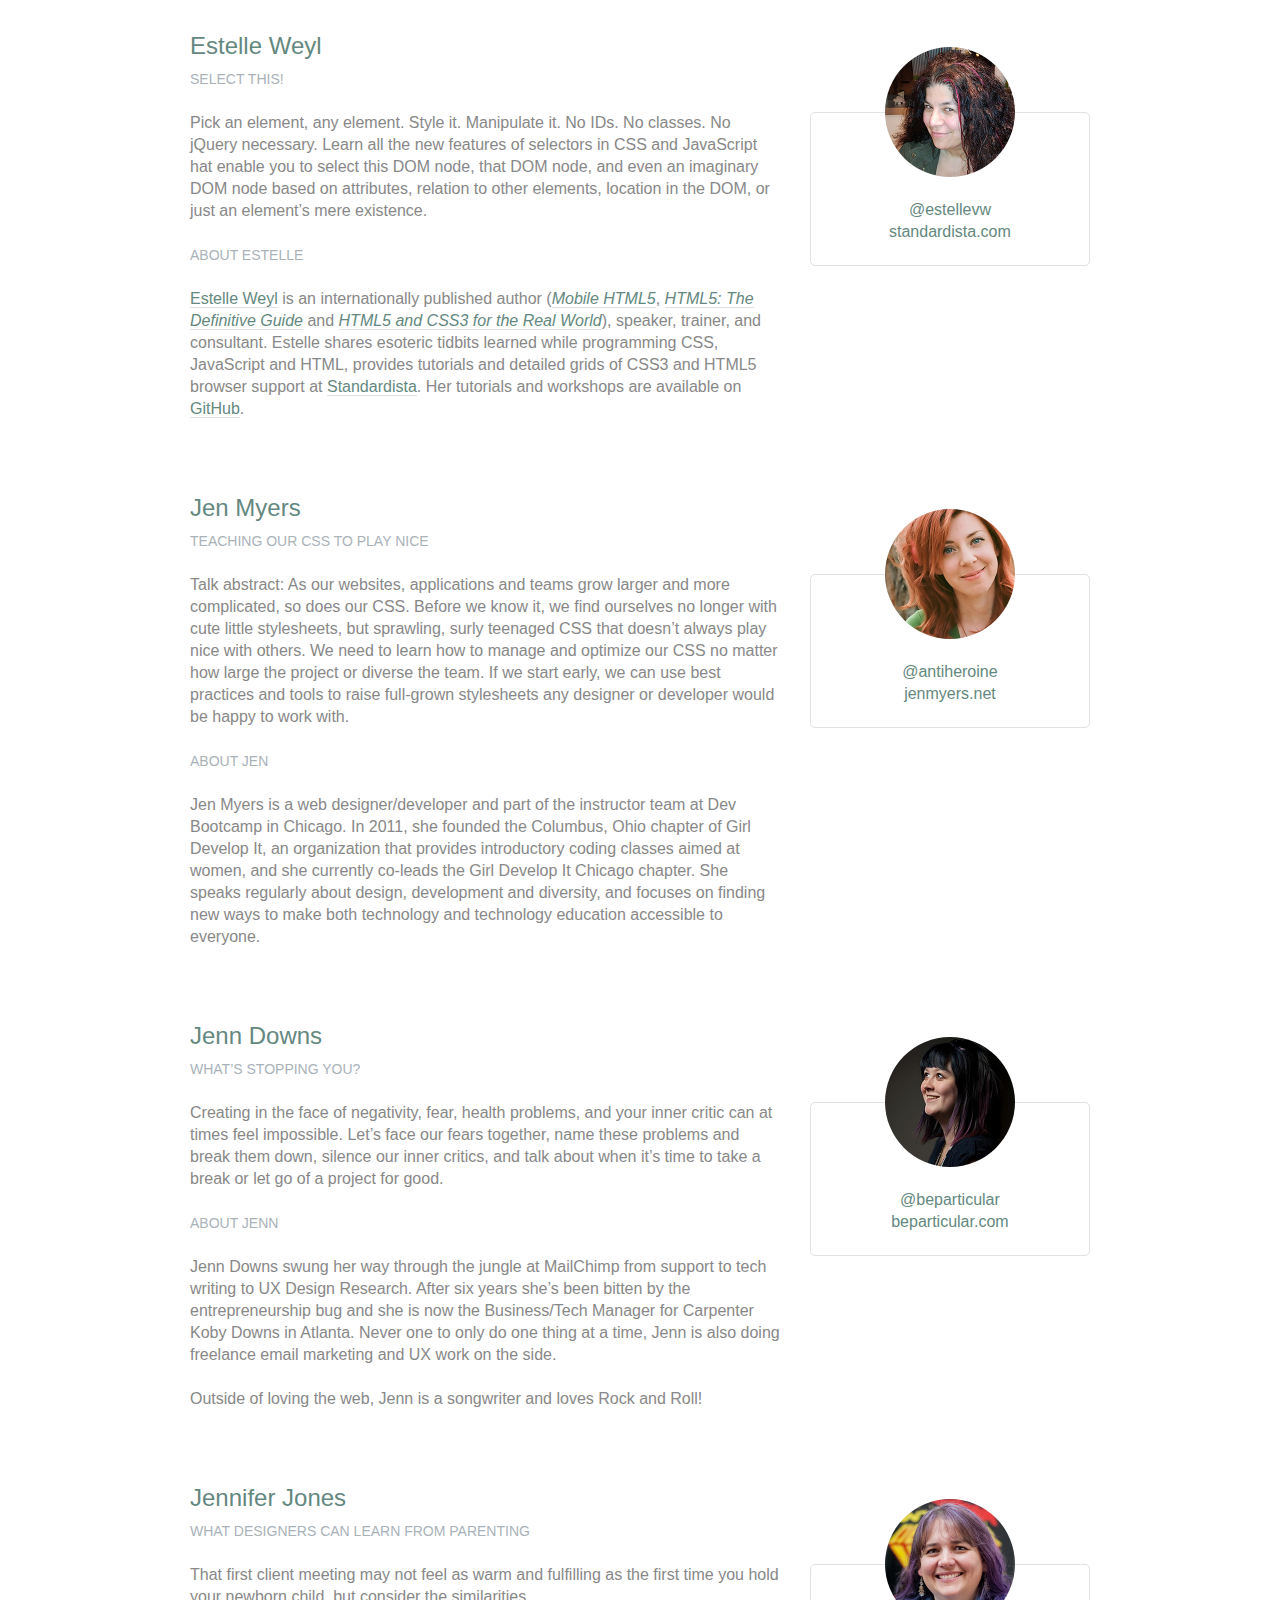
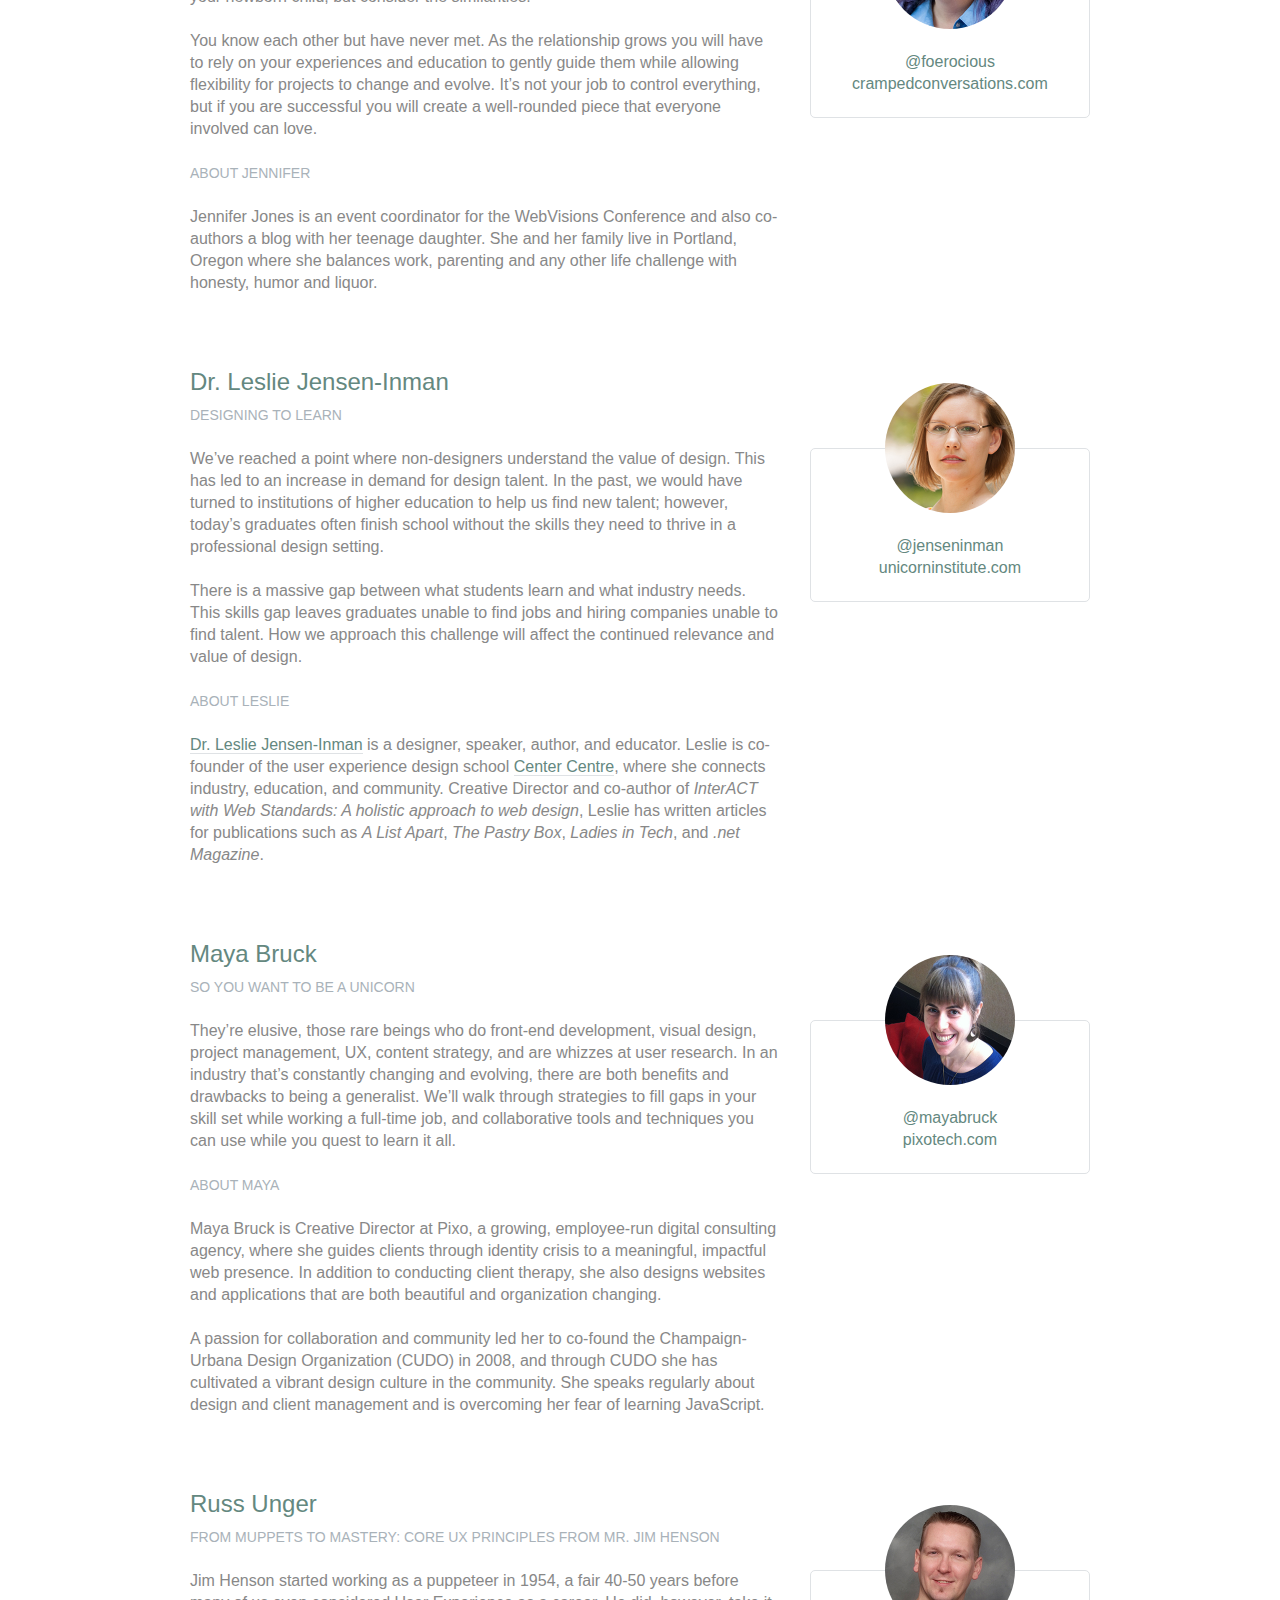
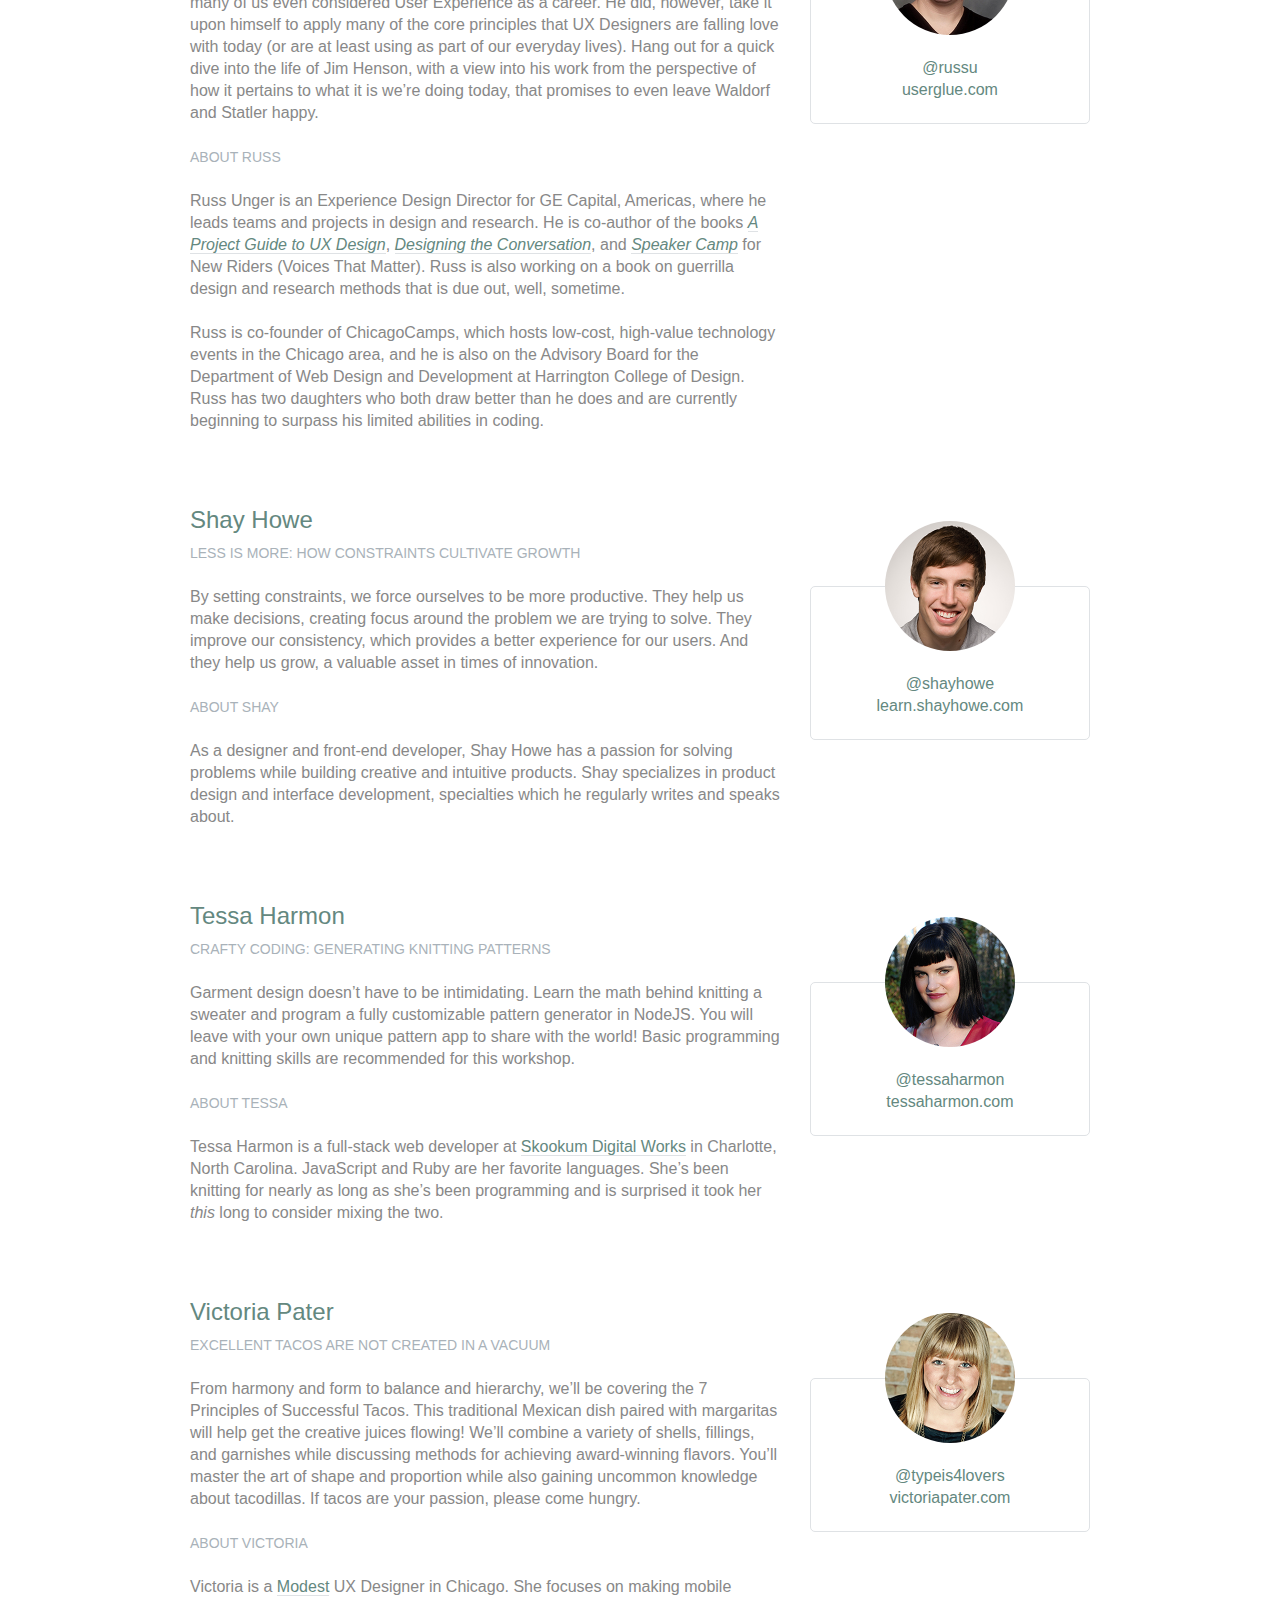
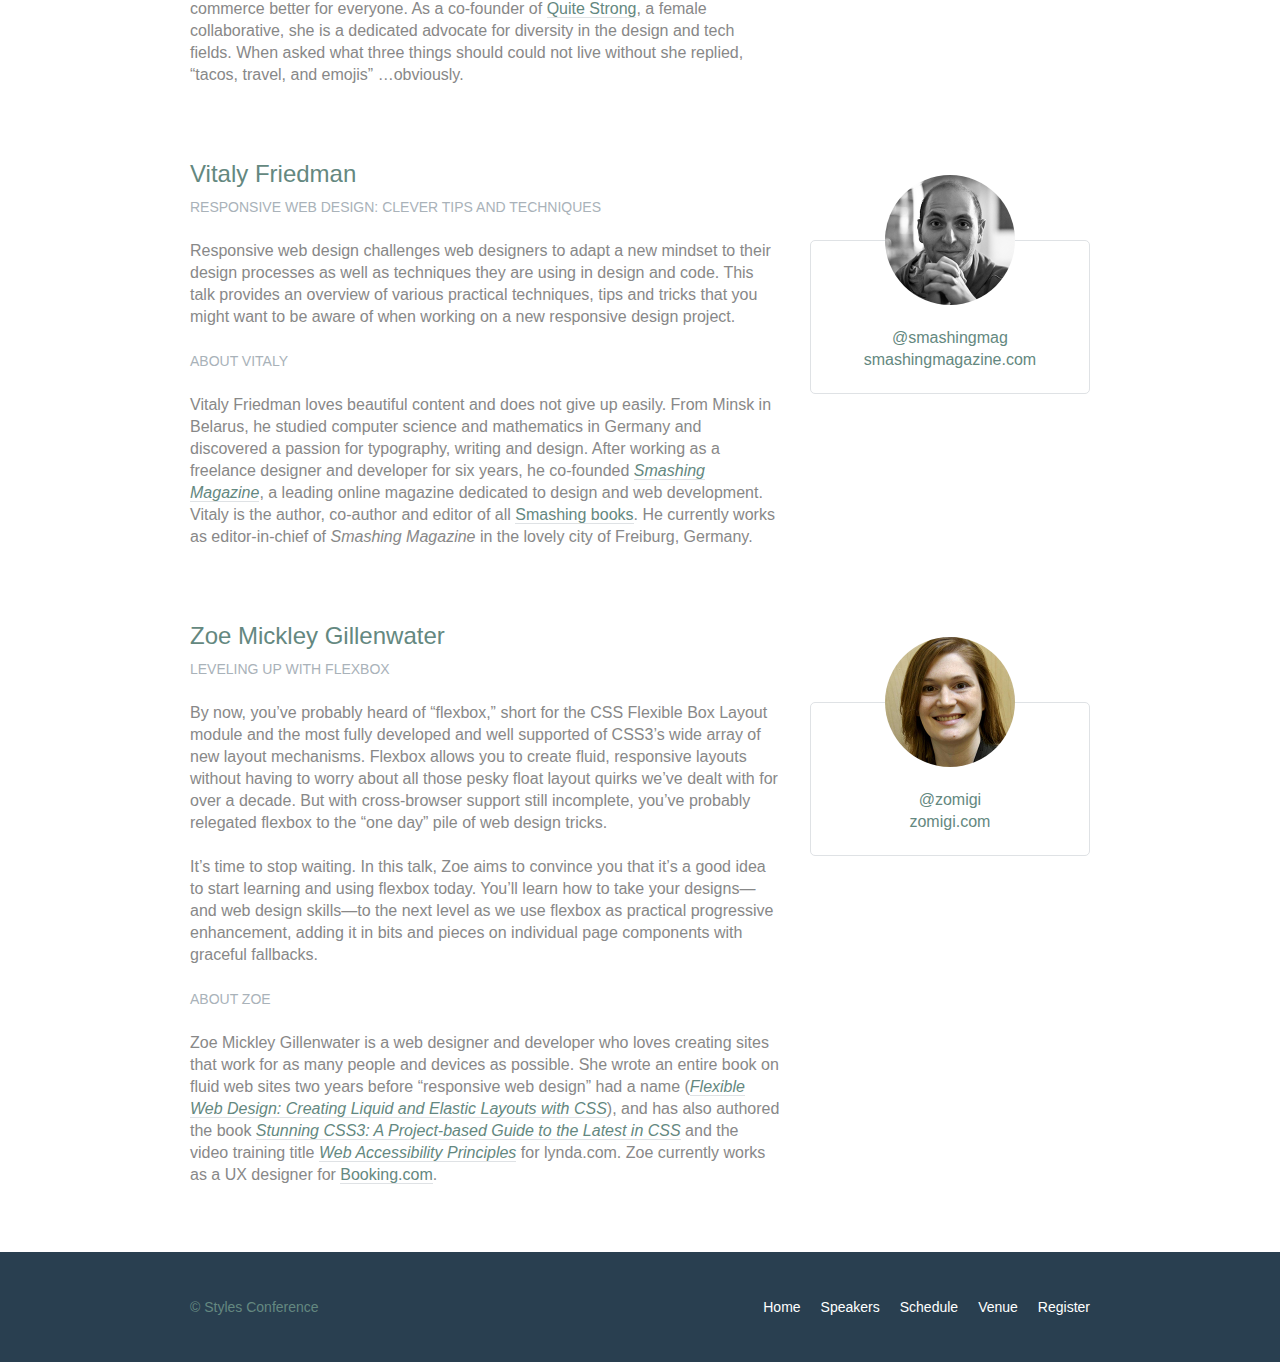
<file: speakers.html>
<link rel="preconnect" href="https://fonts.gstatic.com" crossorigin="https://fonts.googleapis.com/css2?family=Lato:ital,wght@0,100;0,300;0,400;0,700;0,900;1,100;1,300;1,400;1,700;1,900&display=swap">
<link rel="stylesheet" href="style.css">
      </head>
     <body>
        <!-- Header -->

        <header class="primary-header container group">

          <h1 class="logo">
            <a href="index.html">Styles <br> Conference</a>
          </h1>

          <h3 class="tagline">August 24&ndash;26th &mdash; Chicago, IL</h3>

          <nav class="nav primary-nav">
            <ul>
              <li><a href="index.html">Home</a></li><!--
              --><li><a href="speakers.html">Speakers</a></li><!--
              --><li><a href="schedule.html">Schedule</a></li><!--
              --><li><a href="venue.html">Venue</a></li><!--
              --><li><a href="register.html">Register</a></li>
            </ul>
          </nav>

        </header>
    <!-- Lead -->

    <section class="row-alt">
      <div class="lead container">

        <h1>Speakers</h1>

        <p>We&#8217;re happy to welcome over twenty speakers to present on the industry&#8217;s latest technologies. Prepare for an inspiration extravaganza.</p>

      </div>
    </section>

    <!-- Main content -->

    <section class="row">
      <div class="grid">

        <!-- Aaron Irizarry -->

        <section class="speaker" id="aaron-irizarry">

          <div class="col-2-3">

            <h2>Aaron Irizarry</h2>
            <h5>Designing a Culture of Design</h5>

            <p>Workplace culture doesn&#8217;t start with beanbags, foosball tables, or a beer fridge, and it doesn&#8217;t end with neckties, PCs, or big corporations. It&#8217;s the unwritten rules, behavior, beliefs, and the motivations that enable good work to get done, or it&#8217;s what stifles a workforce. For design to be most effective and for designers to feel valued, we need to work in a culture that embraces design and allows it to succeed.</p>

            <p>In Aaron&#8217;s session he will explore how to recognize the traits of organizations that *get* design, both large and small. He will share what those teams, departments, and companies have that others don&#8217;t, and more importantly, how to begin to change your own workplace&#8217;s culture. Once you&#8217;ve worked within a culture of design it&#8217;s almost impossible to imagine yourself anywhere else.</p>

            <h5>About Aaron</h5>

            <p>Aaron Irizarry is a Senior Product Designer for Nasdaq OMX, a lover of heavy metal, a foodie, and a master of BBQ arts. You can find some of his thoughts and presentations on the conversation surrounding design over at <a href="http://www.discussingdesign.com/">discussingdesign.com</a>.</p>

          </div><!--

          --><aside class="col-1-3">
            <div class="speaker-info">

              <img src="aaron-irizarry.jpg" alt="Aaron Irizarry">

              <ul>
                <li><a href="https://twitter.com/aaroni">@aaroni</a></li>
                <li><a href="http://www.thisisaaronslife.com/">thisisaaronslife.com</a></li>
              </ul>

            </div>
          </aside>

        </section>

        <!-- Adam Connor -->

        <section class="speaker" id="adam-connor">

          <div class="col-2-3">

            <h2>Adam Connor</h2>
            <h5>Lights! Camera! Interaction! Design Inspiration from Filmmakers</h5>

            <p>Films succeed in evoking responses and engaging audiences only with a combination of well-written narrative and effective storytelling technique. It&#8217;s the filmmaker&#8217;s job to put this together. To do so they&#8217;ve developed processes, tools and techniques that allow them to focus attention, emphasize information, foreshadow and produce the many elements that together comprise a well-told story.</p>

            <p>With this workshop, we&#8217;ll revisit the topic of using stories in design and expand on the technical aspects used in film to communicate. We&#8217;ll look at some tools used in film, such as cinematic patterns, beat sheets, and storyboards. We&#8217;ll consider why they&#8217;re used and how we might look to them for inspiration.</p>

            <h5>About Adam</h5>

            <p>Adam Connor is a designer, illustrator and speaker passionate about collaboration, communication, creativity and storytelling. As an Experience Design Director with Mad*Pow, Adam combines 10+ years of experience in interaction and experience design with a background in computer science, film, and animation to create effective and easy-to-use digital products and services. He believes that no matter how utilitarian a tool is, at the core of its creation lies a story; uncovering that story is key to its success. Occasionally, he shares his perspectives on design at <a href="http://adamconnor.com/">adamconnor.com</a> and <a href="http://www.discussingdesign.com/">discussingdesign.com</a>.</p>

          </div><!--

          --><aside class="col-1-3">
            <div class="speaker-info">

              <img src="adam-connor.jpg" alt="Adam Connor">

              <ul>
                <li><a href="https://twitter.com/adamconnor">@adamconnor</a></li>
                <li><a href="http://adamconnor.com/">adamconnor.com</a></li>
              </ul>

            </div>
          </aside>

        </section>

        <!-- AJ Self -->

        <section class="speaker" id="aj-self">

          <div class="col-2-3">

            <h2>AJ Self</h2>
            <h5>(You Should Be) Testing Your JavaScript</h5>

            <p>JavaScript applications frequently utilize battle-tested libraries like jQuery, AngularJS, Backbone.js and more, but how can we be sure that our code is ready for production? This talk will share tips on how writing tests can be written easily and quickly and how to remove buggy code through testing.</p>

            <h5>About AJ</h5>

            <p>AJ is a software engineer specializing in JavaScript working at Belly in Chicago. Lately he has been writing applications with AngularJS and loving it. When not coding he is out loving the outdoors with his dog, Sunshine.</p>

          </div><!--

          --><aside class="col-1-3">
            <div class="speaker-info">

              <img src="aj-self.jpg" alt="AJ Self">

              <ul>
                <li><a href="https://twitter.com/ajself">@ajself</a></li>
                <li><a href="http://www.ajself.com/">ajself.com</a></li>
              </ul>

            </div>
          </aside>

        </section>

        <!-- Arman Ghosh -->

        <section class="speaker" id="arman-ghosh">

          <div class="col-2-3">

            <h2>Arman Ghosh</h2>
            <h5>Designing Deals: How Good Design Drives Sales</h5>

            <p>Perception influences decisions, especially when it comes to selling products and services. Learn why before you even start sales conversations; good, thoughtful design and presentation will define you and your ability to close deals.</p>

            <h5>About Arman</h5>

            <p>Arman is an entrepreneur who has his roots planted in building aggressive sales and revenue-generating teams. Having built out national sales and operations teams in the B2B and consumer spaces, his focus has been driving aggressive growth for technology-based companies. He has an extensive operating background and has built a career disrupting sales processes and approaches with companies doing the same in their respective technology spaces.</p>

          </div><!--

          --><aside class="col-1-3">
            <div class="speaker-info">

              <img src="arman-ghosh.jpg" alt="Arman Ghosh">

              <ul>
                <li><a href="https://twitter.com/armanghosh">@armanghosh</a></li>
              </ul>

            </div>
          </aside>

        </section>

        <!-- Bermon Painter -->

        <section class="speaker" id="bermon-painter">

          <div class="col-2-3">

            <h2>Bermon Painter</h2>
            <h5>Death to Wireframes: Long Live Rapid Prototyping</h5>

            <p>Static wireframes are a drag on the whole design process. Prototyping makes things a little better by allowing you to stitch together static wireframes or mockups while adding basic interactions. Rapid prototyping with HTML, CSS, and JavaScript is even better and faster; it increases collaboration and improves the iteration process. Kill your wireframes. Long live rapid prototyping.</p>

            <h5>About Bermon</h5>

            <p>Bermon is the organizer of various community groups for user experience designers and front-end developers, and the organizer of Blend Conference, a three-day, multi-track event for user experience strategists, designers and developers. He also leads the user experience team for Cardinal Solutions&#8217; Charlotte office, where he consults with large enterprise clients on interesting problems across user experience, design and front-end development.</p>

          </div><!--

          --><aside class="col-1-3">
            <div class="speaker-info">

              <img src="bermon-painter.jpg" alt="Bermon Painter">

              <ul>
                <li><a href="https://twitter.com/bermonpainter">@bermonpainter</a></li>
                <li><a href="http://bermonpainter.com/">bermonpainter.com</a></li>
              </ul>

            </div>
          </aside>

        </section>

        <!-- Brad Smith -->

        <section class="speaker" id="brad-smith">

          <div class="col-2-3">

            <h2>Brad Smith</h2>
            <h5>What Designers and Strategists Can Learn from Dick Fosbury</h5>

            <p>Dick Fosbury is an American track and field athlete who challenged the conventional approach to the high jump with an unorthodox &#8220;back first&#8221; technique that became known as the Fosbury Flop. His innovative approach to a sport that seemed to have reached its limits was ridiculed at first, with sportswriters labeling him &#8220;the world&#8217;s laziest high jumper&#8221; &#8212; but today variations of the Fosbury Flop are used by almost every high jumper.</p>

            <p>We need to challenge conventions, too. Many of the design conventions used in web, mobile and device interfaces have evolved from systems and processes that no longer connect with our audiences&#8217; realities: a floppy disk as a metaphor to &#8220;save&#8221; information, push buttons as control devices and typography standards derived from mechanical typesetting.</p>

            <p>As designers and strategists, we need to think like Dick Fosbury, to deconstruct analogues, and to free ourselves from outdated ideas so that we can develop the new interfaces and interactions of the future.</p>

            <h5>About Brad</h5>

            <p>Brad Smith is executive director for WebVisions, a conference that explores the future of the web. Most recently he launched &#8220;The Institute for Social Good,&#8221; an organization that connects non-profits with volunteers willing to spend a day building awesome web and mobile apps to change the world for the better.</p>

          </div><!--

          --><aside class="col-1-3">
            <div class="speaker-info">

              <img src="brad-smith.jpg" alt="Brad Smith">

              <ul>
                <li><a href="http://www.webvisionsevent.com/">webvisionsevent.com</a></li>
                <li><a href="http://www.instituteforsocialgood.org/">instituteforsocialgood.org</a></li>
              </ul>

            </div>
          </aside>

        </section>

        <!-- Candi Lemoine -->

        <section class="speaker" id="candi-lemoine">

          <div class="col-2-3">

            <h2>Candi Lemoine</h2>
            <h5>Making Remote Development Work</h5>

            <p>It&#8217;s not uncommon for developers and designers to work from home. There are also a few companies that have multiple offices. Working for a business that spans three different time zones, Candi Lemoine will show how you make cross-office collaboration work. She will suggest various helpful tools because constant communication is key.</p>

            <h5>About Candi</h5>

            <p>Candi Lemoine is a User Interface Developer at Dominion Marine Media as well as a Customer Advocate at A Book Apart. Aside from researching about user experience and design patterns, she also loves mentoring college students about the front-end side of the web. She also enjoys participating in hackathons with other co-workers and students.</p>

          </div><!--

          --><aside class="col-1-3">
            <div class="speaker-info">

              <img src="candi-lemoine.jpg" alt="Candi Lemoine">

              <ul>
                <li><a href="https://twitter.com/candicodeit">@candicodeit</a></li>
                <li><a href="http://candicode.it/">candicode.it</a></li>
              </ul>

            </div>
          </aside>

        </section>

        <!-- Carolyn Chandler -->

        <section class="speaker" id="carolyn-chandler">

          <div class="col-2-3">

            <h2>Carolyn Chandler</h2>
            <h5>The Business of Play</h5>

            <p>Play isn&#8217;t just for kids and heavy gamers. Anyone with a Foursquare account knows that &#8211; and the stickiness of a badge and a leaderboard. But a good, playful user experience isn&#8217;t about those surface elements either &#8211; it&#8217;s about creating an environment with well-understood rules, meaningful objectives, and a sense of fun. Whether you&#8217;re trying to encourage people &#8211; or yourself &#8211; to save money or to lose weight, a focus on game mechanics and play could be the trump card you&#8217;re looking for.</p>

            <h5>About Carolyn</h5>

            <p>Carolyn Chandler has been working in the field of User Experience Design for over 14 years. She was an adjunct professor at DePaul University and is the UX Design Instructor at The Starter League, where she first developed her activity-based approach for teaching core design concepts. Carolyn is the co-founder of The School for Digital Craftsmanship and co-author of two books, <cite>A Project Guide to UX Design</cite> and <cite>Adventures in Experience Design</cite>.</p>

          </div><!--

          --><aside class="col-1-3">
            <div class="speaker-info">

              <img src="carolyn-chandler.jpg" alt="Carolyn Chandler">

              <ul>
                <li><a href="https://twitter.com/chanan">@chanan</a></li>
                <li><a href="http://www.dhalo.com/">dhalo.com</a></li>
              </ul>

            </div>
          </aside>

        </section>

        <!-- Chris Mills -->

        <section class="speaker" id="chris-mills">

          <div class="col-2-3">

            <h2>Chris Mills</h2>
            <h5>Heavy Metal Coding</h5>

            <p>In this unconventional talk, Chris Mills will encourage you to pick up some drum sticks in addition to your laptop, and beat out a rhythm of learning &#8211; both of code and drum beats! You&#8217;ll learn basic JavaScript and CSS, plus beginner&#8217;s heavy metal drum patterns. The two are a marriage made in heaven, as nothing is a better antidote to code frustration than beating seven shades of **** out of a drum kit.</p>

            <h5>About Chris</h5>

            <p>Chris Mills is a Senior Tech Writer at Mozilla, where he writes docs and demos about open web apps, Firefox OS and related subjects. He loves tinkering around with HTML, CSS, JavaScript and other web technologies, and gives occasional tech talks at conferences and universities.</p>

          </div><!--

          --><aside class="col-1-3">
            <div class="speaker-info">

              <img src="chris-mills.jpg" alt="Chris Mills">

              <ul>
                <li><a href="https://twitter.com/chrisdavidmills">@chrisdavidmills</a></li>
                <li><a href="https://developer.mozilla.org/">developer.mozilla.org</a></li>
              </ul>

            </div>
          </aside>

        </section>

        <!-- Dan Denney -->

        <section class="speaker" id="dan-denney">

          <div class="col-2-3">

            <h2>Dan Denney</h2>
            <h5>Creating HTML Emails Can Be Fun</h5>

            <p>In this presentation Dan will share techniques on how to send awesome messages using CSS, media queries and everyone&#8217;s favorite HTML element: tables. The fun part comes in the tools available for automation and testing to make it feel less like 1999.</p>

            <h5>About Dan</h5>

            <p>Dan is a front-end dev at Envy Labs, where he works on client projects and Code School. He has been called a &#8220;seriously good copy and paster&#8221; and he puts those skills to use as he spends his days learning, unlearning and relearning how to build things for the web.</p>

          </div><!--

          --><aside class="col-1-3">
            <div class="speaker-info">

              <img src="dan-denney.jpg" alt="Dan Denney">

              <ul>
                <li><a href="https://twitter.com/dandenney">@dandenney</a></li>
                <li><a href="http://dandenney.com/">dandenney.com</a></li>
              </ul>

            </div>
          </aside>

        </section>

        <!-- Darby Frey -->

        <section class="speaker" id="darby-frey">

          <div class="col-2-3">

            <h2>Darby Frey</h2>
            <h5>Building a Mobile Layout</h5>

            <p>Designing for mobile is challenging. With the ever-changing landscape of devices and screen sizes, there is no way to predict every possible canvas we will be designing for. Luckily, there are a few tools at our disposal that allow us to be confident in our designs.</p>

            <p>In this session we will introduce some of these tools and dive into some code to see how they can be used to create designs that look great on any device.</p>

            <h5>About Darby</h5>

            <p>Darby Frey is a software engineer and consultant who has worked on web and mobile applications for many clients including Groupon, Toyota, Paramount Pictures and others. Currently he is working with Belly in Chicago to create the world&#8217;s best customer loyalty platform. He can be found on Twitter at <a href="https://twitter.com/darbyfrey">@darbyfrey</a>.</p>

          </div><!--

          --><aside class="col-1-3">
            <div class="speaker-info">

              <img src="darby-frey.jpg" alt="Darby Frey">

              <ul>
                <li><a href="https://twitter.com/darbyfrey">@darbyfrey</a></li>
                <li><a href="http://darbyfrey.com/">darbyfrey.com</a></li>
              </ul>

            </div>
          </aside>

        </section>

        <!-- Erica Decker -->

        <section class="speaker" id="erica-decker">

          <div class="col-2-3">

            <h2>Erica Decker</h2>
            <h5>What Disney Can Teach You about User Experience Design</h5>

            <p>From the creation of the 1937 film <cite>Snow White and the Seven Dwarves</cite>, to newer animated films such as <cite>The Princess and the Frog</cite>, to the branded &#8220;Wonderful World of Disney&#8221; itself, the Disney empire has been built upon a design ecosystem. Each film, theme park, or cruise shares a holistic view of a perfect world across time and cultures. Within each experience, the same beloved character traits are highlighted, similar visual and animation styles are used, and the same story and musical techniques are leveraged to bring the audience to an emotional place. This helps make the user experience familiar and nostalgic, and lightens the audience&#8217;s cognitive load to promote enjoyment. Join Erica as she highlights Disney&#8217;s user experience techniques and outlines how you can use them to design an ecosystem that will leave behind a lasting legacy, even while waiting in an extremely long line.</p>

            <h5>About Erica</h5>

            <p>Erica Decker is a designer, developer, and speaker with a passion for technology, challenges, and all things design. She believes that fast-paced, iterative, holistic design is the best way to drive product innovation, and can support that belief with a lot of evidence. She has designed engaging digital experiences for Fortune 500 companies, non-profits, and upcoming companies alike, and is currently writing this bio while referring to herself in the third person.</p>

          </div><!--

          --><aside class="col-1-3">
            <div class="speaker-info">

              <img src="erica-decker.jpg" alt="Erica Decker">

              <ul>
                <li><a href="http://ericadecker.com/">ericadecker.com</a></li>
              </ul>

            </div>
          </aside>

        </section>

        <!-- Estelle Weyl -->

        <section class="speaker" id="estelle-weyl">

          <div class="col-2-3">

            <h2>Estelle Weyl</h2>
            <h5>Select This!</h5>

            <p>Pick an element, any element. Style it. Manipulate it. No IDs. No classes. No jQuery necessary. Learn all the new features of selectors in CSS and JavaScript hat enable you to select this DOM node, that DOM node, and even an imaginary DOM node based on attributes, relation to other elements, location in the DOM, or just an element&#8217;s mere existence.</p>

            <h5>About Estelle</h5>

            <p><a href="https://twitter.com/estellevw">Estelle Weyl</a> is an internationally published author (<cite><a href="http://shop.oreilly.com/product/0636920021711.do">Mobile HTML5</a></cite>, <cite><a href="http://shop.oreilly.com/product/0636920018063.do">HTML5: The Definitive Guide</a></cite> and <cite><a href="http://shop.oreilly.com/product/9780980846904.do">HTML5 and CSS3 for the Real World</a></cite>), speaker, trainer, and consultant. Estelle shares esoteric tidbits learned while programming CSS, JavaScript and HTML, provides tutorials and detailed grids of CSS3 and HTML5 browser support at <a href="http://www.standardista.com/">Standardista</a>. Her tutorials and workshops are available on <a href="http://estelle.github.io/">GitHub</a>.</p>

          </div><!--

          --><aside class="col-1-3">
            <div class="speaker-info">

              <img src="estelle-weyl.jpg" alt="Estelle Weyl">

              <ul>
                <li><a href="https://twitter.com/estellevw">@estellevw</a></li>
                <li><a href="http://standardista.com/">standardista.com</a></li>
              </ul>

            </div>
          </aside>

        </section>

        <!-- Jen Myers -->

        <section class="speaker" id="jen-myers">

          <div class="col-2-3">

            <h2>Jen Myers</h2>
            <h5>Teaching Our CSS to Play Nice</h5>

            <p>Talk abstract: As our websites, applications and teams grow larger and more complicated, so does our CSS. Before we know it, we find ourselves no longer with cute little stylesheets, but sprawling, surly teenaged CSS that doesn&#8217;t always play nice with others. We need to learn how to manage and optimize our CSS no matter how large the project or diverse the team. If we start early, we can use best practices and tools to raise full-grown stylesheets any designer or developer would be happy to work with.</p>

            <h5>About Jen</h5>

            <p>Jen Myers is a web designer/developer and part of the instructor team at Dev Bootcamp in Chicago. In 2011, she founded the Columbus, Ohio chapter of Girl Develop It, an organization that provides introductory coding classes aimed at women, and she currently co-leads the Girl Develop It Chicago chapter. She speaks regularly about design, development and diversity, and focuses on finding new ways to make both technology and technology education accessible to everyone.</p>

          </div><!--

          --><aside class="col-1-3">
            <div class="speaker-info">

              <img src="jen-myers.jpg" alt="Jen Myers">

              <ul>
                <li><a href="https://twitter.com/antiheroine">@antiheroine</a></li>
                <li><a href="http://jenmyers.net/">jenmyers.net</a></li>
              </ul>

            </div>
          </aside>

        </section>

        <!-- Jenn Downs -->

        <section class="speaker" id="jenn-downs">

          <div class="col-2-3">

            <h2>Jenn Downs</h2>
            <h5>What&#8217;s Stopping You?</h5>

            <p>Creating in the face of negativity, fear, health problems, and your inner critic can at times feel impossible. Let&#8217;s face our fears together, name these problems and break them down, silence our inner critics, and talk about when it&#8217;s time to take a break or let go of a project for good.</p>

            <h5>About Jenn</h5>

            <p>Jenn Downs swung her way through the jungle at MailChimp from support to tech writing to UX Design Research. After six years she&#8217;s been bitten by the entrepreneurship bug and she is now the Business/Tech Manager for Carpenter Koby Downs in Atlanta. Never one to only do one thing at a time, Jenn is also doing freelance email marketing and UX work on the side.</p>

            <p>Outside of loving the web, Jenn is a songwriter and loves Rock and Roll!</p>

          </div><!--

          --><aside class="col-1-3">
            <div class="speaker-info">

              <img src="jenn-downs.jpg" alt="Jenn Downs">

              <ul>
                <li><a href="https://twitter.com/beparticular">@beparticular</a></li>
                <li><a href="http://beparticular.com/">beparticular.com</a></li>
              </ul>

            </div>
          </aside>

        </section>

        <!-- Jennifer Jones -->

        <section class="speaker" id="jennifer-jones">

          <div class="col-2-3">

            <h2>Jennifer Jones</h2>
            <h5>What Designers Can Learn from Parenting</h5>

            <p>That first client meeting may not feel as warm and fulfilling as the first time you hold your newborn child, but consider the similarities.</p>

            <p>You know each other but have never met. As the relationship grows you will have to rely on your experiences and education to gently guide them while allowing flexibility for projects to change and evolve. It&#8217;s not your job to control everything, but if you are successful you will create a well-rounded piece that everyone involved can love.</p>

            <h5>About Jennifer</h5>

            <p>Jennifer Jones is an event coordinator for the WebVisions Conference and also co-authors a blog with her teenage daughter. She and her family live in Portland, Oregon where she balances work, parenting and any other life challenge with honesty, humor and liquor.</p>

          </div><!--

          --><aside class="col-1-3">
            <div class="speaker-info">

              <img src="jennifer-jones.jpg" alt="Jennifer Jones">

              <ul>
                <li><a href="https://twitter.com/Foerocious">@foerocious</a></li>
                <li><a href="http://crampedconversations.com/">crampedconversations.com</a></li>
              </ul>

            </div>
          </aside>

        </section>

        <!-- Leslie Jensen-Inman -->

        <section class="speaker" id="leslie-jensen-inman">

          <div class="col-2-3">

            <h2>Dr. Leslie Jensen-Inman</h2>
            <h5>Designing to Learn</h5>

            <p>We&#8217;ve reached a point where non-designers understand the value of design. This has led to an increase in demand for design talent. In the past, we would have turned to institutions of higher education to help us find new talent; however, today&#8217;s graduates often finish school without the skills they need to thrive in a professional design setting.</p>

            <p>There is a massive gap between what students learn and what industry needs. This skills gap leaves graduates unable to find jobs and hiring companies unable to find talent. How we approach this challenge will affect the continued relevance and value of design.</p>

            <h5>About Leslie</h5>

            <p><a href="http://www.jenseninman.com">Dr. Leslie Jensen-Inman</a> is a designer, speaker, author, and educator. Leslie is co-founder of the user experience design school <a href="http://www.centercentre.com">Center Centre</a>, where she connects industry, education, and community. Creative Director and co-author of <cite>InterACT with Web Standards: A holistic approach to web design</cite>, Leslie has written articles for publications such as <cite>A List Apart</cite>, <cite>The Pastry Box</cite>, <cite>Ladies in Tech</cite>, and <cite>.net Magazine</cite>.</p>

          </div><!--

          --><aside class="col-1-3">
            <div class="speaker-info">

              <img src="leslie-jensen-inman.jpg" alt="Leslie Jensen-Inman">

              <ul>
                <li><a href="https://twitter.com/jenseninman">@jenseninman</a></li>
                <li><a href="http://unicorninstitute.com/">unicorninstitute.com</a></li>
              </ul>

            </div>
          </aside>

        </section>

        <!-- Maya Bruck -->

        <section class="speaker" id="maya-bruck">

          <div class="col-2-3">

            <h2>Maya Bruck</h2>
            <h5>So You Want to Be a Unicorn</h5>

            <p>They&#8217;re elusive, those rare beings who do front-end development, visual design, project management, UX, content strategy, and are whizzes at user research. In an industry that&#8217;s constantly changing and evolving, there are both benefits and drawbacks to being a generalist. We&#8217;ll walk through strategies to fill gaps in your skill set while working a full-time job, and collaborative tools and techniques you can use while you quest to learn it all.</p>

            <h5>About Maya</h5>

            <p>Maya Bruck is Creative Director at Pixo, a growing, employee-run digital consulting agency, where she guides clients through identity crisis to a meaningful, impactful web presence. In addition to conducting client therapy, she also designs websites and applications that are both beautiful and organization changing.</p>

            <p>A passion for collaboration and community led her to co-found the Champaign-Urbana Design Organization (CUDO) in 2008, and through CUDO she has cultivated a vibrant design culture in the community. She speaks regularly about design and client management and is overcoming her fear of learning JavaScript.</p>

          </div><!--

          --><aside class="col-1-3">
            <div class="speaker-info">

              <img src="maya-bruck.jpg" alt="Maya Bruck">

              <ul>
                <li><a href="https://twitter.com/mayabruck">@mayabruck</a></li>
                <li><a href="http://pixotech.com/">pixotech.com</a></li>
              </ul>

            </div>
          </aside>

        </section>

        <!-- Russ Unger -->

        <section class="speaker" id="russ-unger">

          <div class="col-2-3">

            <h2>Russ Unger</h2>
            <h5>From Muppets to Mastery: Core UX Principles from Mr. Jim Henson</h5>

            <p>Jim Henson started working as a puppeteer in 1954, a fair 40-50 years before many of us even considered User Experience as a career. He did, however, take it upon himself to apply many of the core principles that UX Designers are falling love with today (or are at least using as part of our everyday lives). Hang out for a quick dive into the life of Jim Henson, with a view into his work from the perspective of how it pertains to what it is we&#8217;re doing today, that promises to even leave Waldorf and Statler happy.</p>

            <h5>About Russ</h5>

            <p>Russ Unger is an Experience Design Director for GE Capital, Americas, where he leads teams and projects in design and research. He is co-author of the books <cite><a href="http://projectuxd.com/">A Project Guide to UX Design</a></cite>, <cite><a href="http://www.designingtheconversation.com/">Designing the Conversation</a></cite>, and <cite><a href="http://speakercampbook.com/">Speaker Camp</a></cite> for New Riders (Voices That Matter). Russ is also working on a book on guerrilla design and research methods that is due out, well, sometime.</p>

            <p>Russ is co-founder of ChicagoCamps, which hosts low-cost, high-value technology events in the Chicago area, and he is also on the Advisory Board for the Department of Web Design and Development at Harrington College of Design. Russ has two daughters who both draw better than he does and are currently beginning to surpass his limited abilities in coding.</p>

          </div><!--

          --><aside class="col-1-3">
            <div class="speaker-info">

              <img src="russ-unger.jpg" alt="Russ Unger">

              <ul>
                <li><a href="https://twitter.com/russu">@russu</a></li>
                <li><a href="http://www.userglue.com/">userglue.com</a></li>
              </ul>

            </div>
          </aside>

        </section>

        <!-- Shay Howe -->

        <section class="speaker" id="shay-howe">

          <div class="col-2-3">

            <h2>Shay Howe</h2>
            <h5>Less Is More: How Constraints Cultivate Growth</h5>

            <p>By setting constraints, we force ourselves to be more productive. They help us make decisions, creating focus around the problem we are trying to solve. They improve our consistency, which provides a better experience for our users. And they help us grow, a valuable asset in times of innovation.</p>

            <h5>About Shay</h5>

            <p>As a designer and front-end developer, Shay Howe has a passion for solving problems while building creative and intuitive products. Shay specializes in product design and interface development, specialties which he regularly writes and speaks about.</p>

          </div><!--

          --><aside class="col-1-3">
            <div class="speaker-info">

              <img src="shay-howe.jpg" alt="Shay Howe">

              <ul>
                <li><a href="https://twitter.com/shayhowe">@shayhowe</a></li>
                <li><a href="http://learn.shayhowe.com/">learn.shayhowe.com</a></li>
              </ul>

            </div>
          </aside>

        </section>

        <!-- Tessa Harmon -->

        <section class="speaker" id="tessa-harmon">

          <div class="col-2-3">

            <h2>Tessa Harmon</h2>
            <h5>Crafty Coding: Generating Knitting Patterns</h5>

            <p>Garment design doesn&#8217;t have to be intimidating. Learn the math behind knitting a sweater and program a fully customizable pattern generator in NodeJS. You will leave with your own unique pattern app to share with the world! Basic programming and knitting skills are recommended for this workshop.</p>

            <h5>About Tessa</h5>

            <p>Tessa Harmon is a full-stack web developer at <a href="http://www.skookum.com/">Skookum Digital Works</a> in Charlotte, North Carolina. JavaScript and Ruby are her favorite languages. She&#8217;s been knitting for nearly as long as she&#8217;s been programming and is surprised it took her <em>this</em> long to consider mixing the two.</p>

          </div><!--

          --><aside class="col-1-3">
            <div class="speaker-info">

              <img src="tessa-harmon.jpg" alt="Tessa Harmon">

              <ul>
                <li><a href="https://twitter.com/tessaharmon">@tessaharmon</a></li>
                <li><a href="http://tessaharmon.com/">tessaharmon.com</a></li>
              </ul>

            </div>
          </aside>

        </section>

        <!-- Victoria Pater -->

        <section class="speaker" id="victoria-pater">

          <div class="col-2-3">

            <h2>Victoria Pater</h2>
            <h5>Excellent Tacos Are Not Created in a Vacuum</h5>

            <p>From harmony and form to balance and hierarchy, we&#8217;ll be covering the 7 Principles of Successful Tacos. This traditional Mexican dish paired with margaritas will help get the creative juices flowing! We&#8217;ll combine a variety of shells, fillings, and garnishes while discussing methods for achieving award-winning flavors. You&#8217;ll master the art of shape and proportion while also gaining uncommon knowledge about tacodillas. If tacos are your passion, please come hungry.</p>

            <h5>About Victoria</h5>

            <p>Victoria is a <a href="http://www.modest.com/">Modest</a> UX Designer in Chicago. She focuses on making mobile commerce better for everyone. As a co-founder of <a href="http://quitestrong.com/">Quite Strong</a>, a female collaborative, she is a dedicated advocate for diversity in the design and tech fields. When asked what three things should could not live without she replied, &#8220;tacos, travel, and emojis&#8221; &#8230;obviously.</p>

          </div><!--

          --><aside class="col-1-3">
            <div class="speaker-info">

              <img src="victoria-pater.jpg" alt="Victoria Pater">

              <ul>
                <li><a href="https://twitter.com/typeis4lovers">@typeis4lovers</a></li>
                <li><a href="http://victoriapater.com/">victoriapater.com</a></li>
              </ul>

            </div>
          </aside>

        </section>

        <!-- Vitaly Friedman -->

        <section class="speaker" id="vitaly-friedman">

          <div class="col-2-3">

            <h2>Vitaly Friedman</h2>
            <h5>Responsive Web Design: Clever Tips and Techniques</h5>

            <p>Responsive web design challenges web designers to adapt a new mindset to their design processes as well as techniques they are using in design and code. This talk provides an overview of various practical techniques, tips and tricks that you might want to be aware of when working on a new responsive design project.</p>

            <h5>About Vitaly</h5>

            <p>Vitaly Friedman loves beautiful content and does not give up easily. From Minsk in Belarus, he studied computer science and mathematics in Germany and discovered a passion for typography, writing and design. After working as a freelance designer and developer for six years, he co-founded <cite><a href="http://smashingmagazine.com/">Smashing Magazine</a></cite>, a leading online magazine dedicated to design and web development. Vitaly is the author, co-author and editor of all <a href="https://shop.smashingmagazine.com">Smashing books</a>. He currently works as editor-in-chief of <cite>Smashing Magazine</cite> in the lovely city of Freiburg, Germany.</p>

          </div><!--

          --><aside class="col-1-3">
            <div class="speaker-info">

              <img src="vitaly-friedman.jpg" alt="Vitaly Friedman">

              <ul>
                <li><a href="https://twitter.com/smashingmag">@smashingmag</a></li>
                <li><a href="http://smashingmagazine.com/">smashingmagazine.com</a></li>
              </ul>

            </div>
          </aside>

        </section>

        <!-- Zoe Mickley Gillenwater -->

        <section id="zoe-mickley-gillenwater">

          <div class="col-2-3">

            <h2>Zoe Mickley Gillenwater</h2>
            <h5>Leveling Up with Flexbox</h5>

            <p>By now, you&#8217;ve probably heard of &#8220;flexbox,&#8221; short for the CSS Flexible Box Layout module and the most fully developed and well supported of CSS3&#8217;s wide array of new layout mechanisms. Flexbox allows you to create fluid, responsive layouts without having to worry about all those pesky float layout quirks we&#8217;ve dealt with for over a decade. But with cross-browser support still incomplete, you&#8217;ve probably relegated flexbox to the &#8220;one day&#8221; pile of web design tricks.</p>

            <p>It&#8217;s time to stop waiting. In this talk, Zoe aims to convince you that it&#8217;s a good idea to start learning and using flexbox today. You&#8217;ll learn how to take your designs—and web design skills—to the next level as we use flexbox as practical progressive enhancement, adding it in bits and pieces on individual page components with graceful fallbacks.</p>

            <h5>About Zoe</h5>

            <p>Zoe Mickley Gillenwater is a web designer and developer who loves creating sites that work for as many people and devices as possible. She wrote an entire book on fluid web sites two years before &#8220;responsive web design&#8221; had a name (<cite><a href="http://www.flexiblewebbook.com/">Flexible Web Design: Creating Liquid and Elastic Layouts with CSS</a></cite>), and has also authored the book <cite><a href="http://www.stunningcss3.com/">Stunning CSS3: A Project-based Guide to the Latest in CSS</a></cite> and the video training title <cite><a href="http://zomigi.com/publications/#pub-accessibility">Web Accessibility Principles</a></cite> for lynda.com. Zoe currently works as a UX designer for <a href="http://www.booking.com/">Booking.com</a>.</p>

          </div><!--

          --><aside class="col-1-3">
            <div class="speaker-info">

              <img src="zoe-mickley-gillenwater.jpg" alt="Zoe Mickley Gillenwater">

              <ul>
                <li><a href="https://twitter.com/zomigi">@zomigi</a></li>
                <li><a href="http://zomigi.com/">zomigi.com</a></li>
              </ul>

            </div>
          </aside>

        </section>

      </div>
    </section>

    <!-- Footer -->

      <footer class="primary-footer container group">

        <small>&copy; Styles Conference</small>

        <nav class="nav">
          <ul>
            <li><a href="index.html">Home</a></li><!--
            --><li><a href="speakers.html">Speakers</a></li><!--
            --><li><a href="schedule.html">Schedule</a></li><!--
            --><li><a href="venue.html">Venue</a></li><!--
            --><li><a href="register.html">Register</a></li>
          </ul>
        </nav>

      </footer>

    </body>
  </html>
</file>
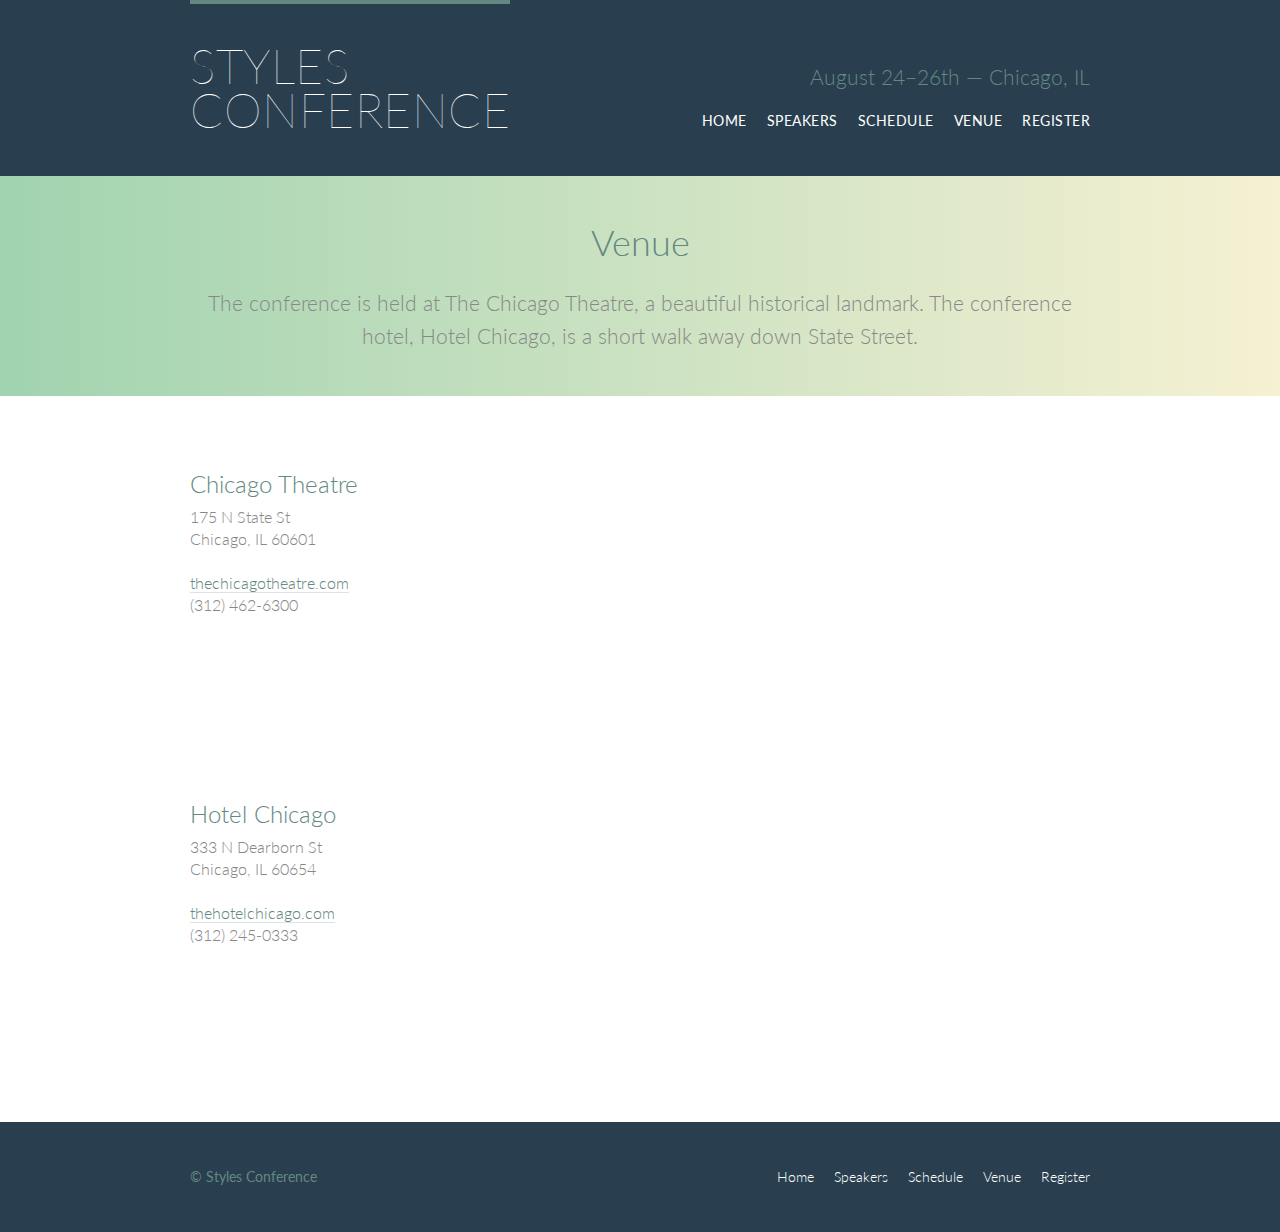
<file: venue.html>
<!DOCTYPE html>
<html lang="en">

  <head>
    <meta charset="utf-8">
    <meta name="viewport" content="width=device-width, initial-scale=1.0">
          <title>Style Conference</title>
          <link rel="stylesheet" href="style.css" type="text/css" />  
          <link rel="preconnect" href="https://fonts.googleapis.com">
    <link rel="preconnect" href="https://fonts.gstatic.com" crossorigin>
    <link href="https://fonts.googleapis.com/css2?family=Lato:ital,wght@0,100;0,300;0,400;0,700;0,900;1,100;1,300;1,400;1,700;1,900&display=swap" rel="stylesheet">
  </head>

    <body>

      <!-- Header -->

      <header class="primary-header container group">

        <h1 class="logo">
          <a href="index.html">Styles <br> Conference</a>
        </h1>

        <h3 class="tagline">August 24&ndash;26th &mdash; Chicago, IL</h3>

        <nav class="nav primary-nav">
          <ul>
            <li><a href="index.html">Home</a></li><!--
            --><li><a href="speakers.html">Speakers</a></li><!--
            --><li><a href="schedule.html">Schedule</a></li><!--
            --><li><a href="venue.html">Venue</a></li><!--
            --><li><a href="register.html">Register</a></li>
          </ul>
        </nav>

      </header>

      <!-- Lead -->

      <section class="row-alt">
        <div class="lead container">

          <h1>Venue</h1>

          <p>The conference is held at The Chicago Theatre, a beautiful historical landmark. The conference hotel, Hotel Chicago, is a short walk away down State Street.</p>

        </div>
      </section>

      <!-- Main content -->

      <section class="row">
        <div class="grid">

          <!-- Chicago Theatre -->

          <section class="venue-theatre">

            <div class="col-1-3">
              <h2>Chicago Theatre</h2>
              <p>175 N State St <br> Chicago, IL 60601</p>
              <p><a href="http://www.thechicagotheatre.com/">thechicagotheatre.com</a> <br> (312) 462-6300</p>
            </div><!--

            --><iframe class="venue-map col-2-3" src="https://www.google.com/maps/embed?pb=!1m5!3m3!1m2!1s0x880e2ca55810a493%3A0x4700ddf60fcbfad6!2schicago+theatre!5e0!3m2!1sen!2sus!4v1388701393606"></iframe>

          </section>

          <!-- Hotel Chicago -->

          <section class="venue-hotel">

            <div class="col-1-3">
              <h2>Hotel Chicago</h2>
              <p>333 N Dearborn St <br> Chicago, IL 60654</p>
              <p><a href="http://thehotelchicago.com/">thehotelchicago.com</a> <br> (312) 245-0333</p>
            </div><!--

            --><iframe class="venue-map col-2-3" src="https://www.google.com/maps/embed?pb=!1m5!3m3!1m2!1s0x880e2cb1da049173%3A0xa5c91d255a775f0b!2sHotel+Sax+Chicago%2C+North+Dearborn+Street%2C+Chicago%2C+IL!5e0!3m2!1sen!2sus!4v1388702493978"></iframe>

          </section>

        </div>
      </section>
      
      <!-- Footer -->

      <footer class="primary-footer container group">

        <small>&copy; Styles Conference</small>

        <nav class="nav">
          <ul>
            <li><a href="index.html">Home</a></li><!--
            --><li><a href="speakers.html">Speakers</a></li><!--
            --><li><a href="schedule.html">Schedule</a></li><!--
            --><li><a href="venue.html">Venue</a></li><!--
            --><li><a href="register.html">Register</a></li>
          </ul>
        </nav>

      </footer>

    </body>
  </html>
</html>
</file>
<file: style.css>
/* http://meyerweb.com/eric/tools/css/reset/
   v2.0 | 20110126
   License: none (public domain)
*/

html, body, div, span, applet, object, iframe,
h1, h2, h3, h4, h5, h6, p, blockquote, pre,
a, abbr, acronym, address, big, cite, code,
del, dfn, em, img, ins, kbd, q, s, samp,
small, strike, strong, sub, sup, tt, var,
b, u, i, center,
dl, dt, dd, ol, ul, li,
fieldset, form, label, legend,
table, caption, tbody, tfoot, thead, tr, th, td,
article, aside, canvas, details, embed,
figure, figcaption, footer, header, hgroup,
menu, nav, output, ruby, section, summary,
time, mark, audio, video {
  margin: 0;
  padding: 0;
  border: 0;
  font-size: 100%;
  font: inherit;
  vertical-align: baseline;
}
/* HTML5 display-role reset for older browsers */
article, aside, details, figcaption, figure,
footer, header, hgroup, menu, nav, section {
  display: block;
}
body {
  line-height: 1;
}
ol, ul {
  list-style: none;
}
blockquote, q {
  quotes: none;
}
blockquote:before, blockquote:after,
q:before, q:after {
  content: '';
  content: none;
}
table {
  border-collapse: collapse;
  border-spacing: 0;
}

/*
  ========================================
  Custom styles
  ========================================
*/

body {
  background: #293f50;
  color: #888;
  font: 300 16px/22px "Lato", "Open Sans", "Helvetica Neue", Helvetica, Arial, sans-serif;
}

/*
  ========================================
  Grid
  ========================================
*/

*,
*:before,
*:after {
  -webkit-box-sizing: border-box;
     -moz-box-sizing: border-box;
          box-sizing: border-box;
}
.container,
.grid {
  margin: 0 auto;
  width: 960px;
}
.container {
  padding-left: 30px;
  padding-right: 30px;
}
.grid,
.col-1-3,
.col-2-3 {
  padding-left: 15px;
  padding-right: 15px;
}
.col-1-3,
.col-2-3  {
  display: inline-block;
  vertical-align: top;
}
.col-1-3 {
  width: 33.33%;
}
.col-2-3 {
  width: 66.66%;
}


/*
  ========================================
  Clearfix
  ========================================
*/

.group:before,
.group:after {
  content: "";
  display: table;
}
.group:after {
  clear: both;
}
.group {
  clear: both;
  *zoom: 1;
}

/*
  ========================================
  Rows
  ========================================
*/

.row,
.row-alt {
  min-width: 960px;
}
.row {
  background: #fff;
  padding: 66px 0 44px 0;
}
.row-alt {
  background: #cbe2c1;
  background: -webkit-linear-gradient(to right, #a1d3b0, #f6f1d3);
  background:    -moz-linear-gradient(to right, #a1d3b0, #f6f1d3);
  background:         linear-gradient(to right, #a1d3b0, #f6f1d3);
  padding: 44px 0 22px 0;
}

/*
  ========================================
  Typography
  ========================================
*/

h1, h2, h3, h4 {
  color: #648880;
}
h1, h3, h4, h5, p {
  margin-bottom: 22px;
}
h1 {
  font-size: 36px;
  line-height: 44px;
}
h2 {
  font-size: 24px;
  line-height: 44px;
}
h3 {
  font-size: 21px;
}
h4 {
  font-size: 18px;
}
h5 {
  color: #a9b2b9;
  font-size: 14px;
  font-weight: 400;
  text-transform: uppercase;
}
strong {
  font-weight: 400;
}
cite,
em {
  font-style: italic;
}

/*
  ========================================
  Leads
  ========================================
*/

.lead {
  text-align: center;
}
.lead p {
  font-size: 21px;
  line-height: 33px;
}

/*
  ========================================
  Links
  ========================================
*/

a {
  color: #648880;
  text-decoration: none;
}
a:hover {
  color: #a9b2b9;
}
p a {
  border-bottom: 1px solid #dfe2e5;
}
.primary-header a,
.primary-footer a {
  color: #fff;
}
.primary-header a:hover,
.primary-footer a:hover {
  color: #648880;
}

/*
  ========================================
  Buttons
  ========================================
*/

.btn {
  border-radius: 5px;
  color: #fff;
  cursor: pointer;
  display: inline-block;
  font-weight: 400;
  letter-spacing: .5px;
  margin: 0;
  text-transform: uppercase;
}
.btn-default {
  border: 0;
  background: #648880;
  padding: 11px 30px;
  font-size: 14px;
}
.btn-default:hover {
  background: #77a198;
}
.btn-alt {
  border: 1px solid #fff;
  padding: 10px 30px;
}
.btn-alt:hover {
  background: #fff;
  color: #648880;
}

/*
  ========================================
  Primary header
  ========================================
*/

.logo {
  border-top: 4px solid #648880;
  float: left;
  font-size: 48px;
  font-weight: 100;
  letter-spacing: .5px;
  line-height: 44px;
  padding: 40px 0 22px 0;
  text-transform: uppercase;
}
.tagline {
  margin: 66px 0 22px 0;
  text-align: right;
}
.primary-nav {
  font-size: 14px;
  font-weight: 400;
  letter-spacing: .5px;
  text-transform: uppercase;
}

/*
  ========================================
  Primary footer
  ========================================
*/

.primary-footer {
  color: #648880;
  font-size: 14px;
  padding-bottom: 44px;
  padding-top: 44px;
}
.primary-footer small {
  float: left;
  font-weight: 400;
}

/*
  ========================================
  Navigation
  ========================================
*/

.nav {
  text-align: right;
}
.nav li {
  display: inline-block;
  margin: 0 10px;
  vertical-align: top;
}
.nav li:last-child {
  margin-right: 0;
}

/*
  ========================================
  Home
  ========================================
*/

.hero {
  color: #fff;
  line-height: 44px;
  padding: 22px 80px 66px 80px;
  text-align: center;
}
.hero h2 {
  font-size: 36px;
}
.hero p {
  font-size: 24px;
  font-weight: 100;
}
.teaser a:hover h3 {
  color: #a9b2b9;
}
.teaser img {
  border-radius: 5px;
  display: block;
  margin-bottom: 22px;
  max-width: 100%
}

/*
  ========================================
  Speakers
  ========================================
*/

.speaker {
  margin-bottom: 44px;
}
.speaker-info {
  border: 1px solid #dfe2e5;
  border-radius: 5px;
  margin-top: 88px;
  padding-bottom: 22px;
  text-align: center;
}
.speaker-info img {
  border-radius: 50%;
  height: 130px;
  margin: -66px 0 22px 0;
  vertical-align: top;
}

/*
  ========================================
  Venue
  ========================================
*/

.venue-theatre {
  margin-bottom: 66px;
}
.venue-hotel {
  margin-bottom: 22px;
}
.venue-map {
  height: 264px;
}

/*
  ========================================
  Register
  ========================================
*/

.why-attend {
  list-style: square;
  margin: 0 0 22px 30px;
}
form {
  margin-bottom: 22px;
}
input,
select,
textarea {
  font: 300 16px/22px "Lato", "Open Sans", "Helvetica Neue", Helvetica, Arial, sans-serif;
}
.register-group label {
  color: #648880;
  cursor: pointer;
  font-weight: 400;
}
.register-group input,
.register-group select,
.register-group textarea {
  border: 1px solid #c6c9cc;
  border-radius: 5px;
  color: #888;
  display: block;
  margin: 5px 0 27px 0;
  padding: 5px 8px;
}
.register-group input,
.register-group textarea {
  width: 100%;
}
.register-group select {
  height: 34px;
  width: 60px;
}
.register-group textarea {
  height: 78px;
}
}
form {
  margin-bottom: 22px;
}
input,
select,
textarea {
  font: 300 16px/22px "Lato", "Open Sans", "Helvetica Neue", Helvetica, Arial, sans-serif;
}
.register-group label {
  color: #648880;
  cursor: pointer;
  font-weight: 400;
}
.register-group input,
.register-group select,
.register-group textarea {
  border: 1px solid #c6c9cc;
  border-radius: 5px;
  color: #888;
  display: block;
  margin: 5px 0 27px 0;
  padding: 5px 8px;
}
.register-group input,
.register-group textarea {
  width: 100%;
}
.register-group select {
  height: 34px;
  width: 60px;
}
.register-group textarea {
  height: 78px;
}
/*
  ========================================
  Schedule
  ========================================
*/

table {
  margin-bottom: 44px;
  width: 100%;
}
table:last-child {
  margin-bottom: 0;
}
th,
td{
  padding-bottom: 22px;
  vertical-align: top;
}
th{
  padding-right: 45px;  
  text-align: right;
  width: 20px;
}
td{
  width: 40%;
}
thead{
  line-height: 44px;
}
thead th{
  color: #648880;
  font-size: 24px;
}
tbody th{
  color: #a9b2b9;
  font-size: 14px;
  font-weight: 400;
  padding-top: 22px;
  text-transform: uppercase;
}
tbody td{
  border-top: 1px solid #dfe2e5;
  padding-top: 21px;
}
tbody td:first-of-type {
  padding-right: 15px;
}
tbody td:last-of-type {
  padding-left: 15px;
}
tbody td:only-of-type {
  padding-left: 0;
  padding-right: 0;
}
table a {
  color:#888;
}
table h4 {
  margin-bottom: 0;
}
.schedule-offset {
  color: #a9b2b9;
}
</file>
